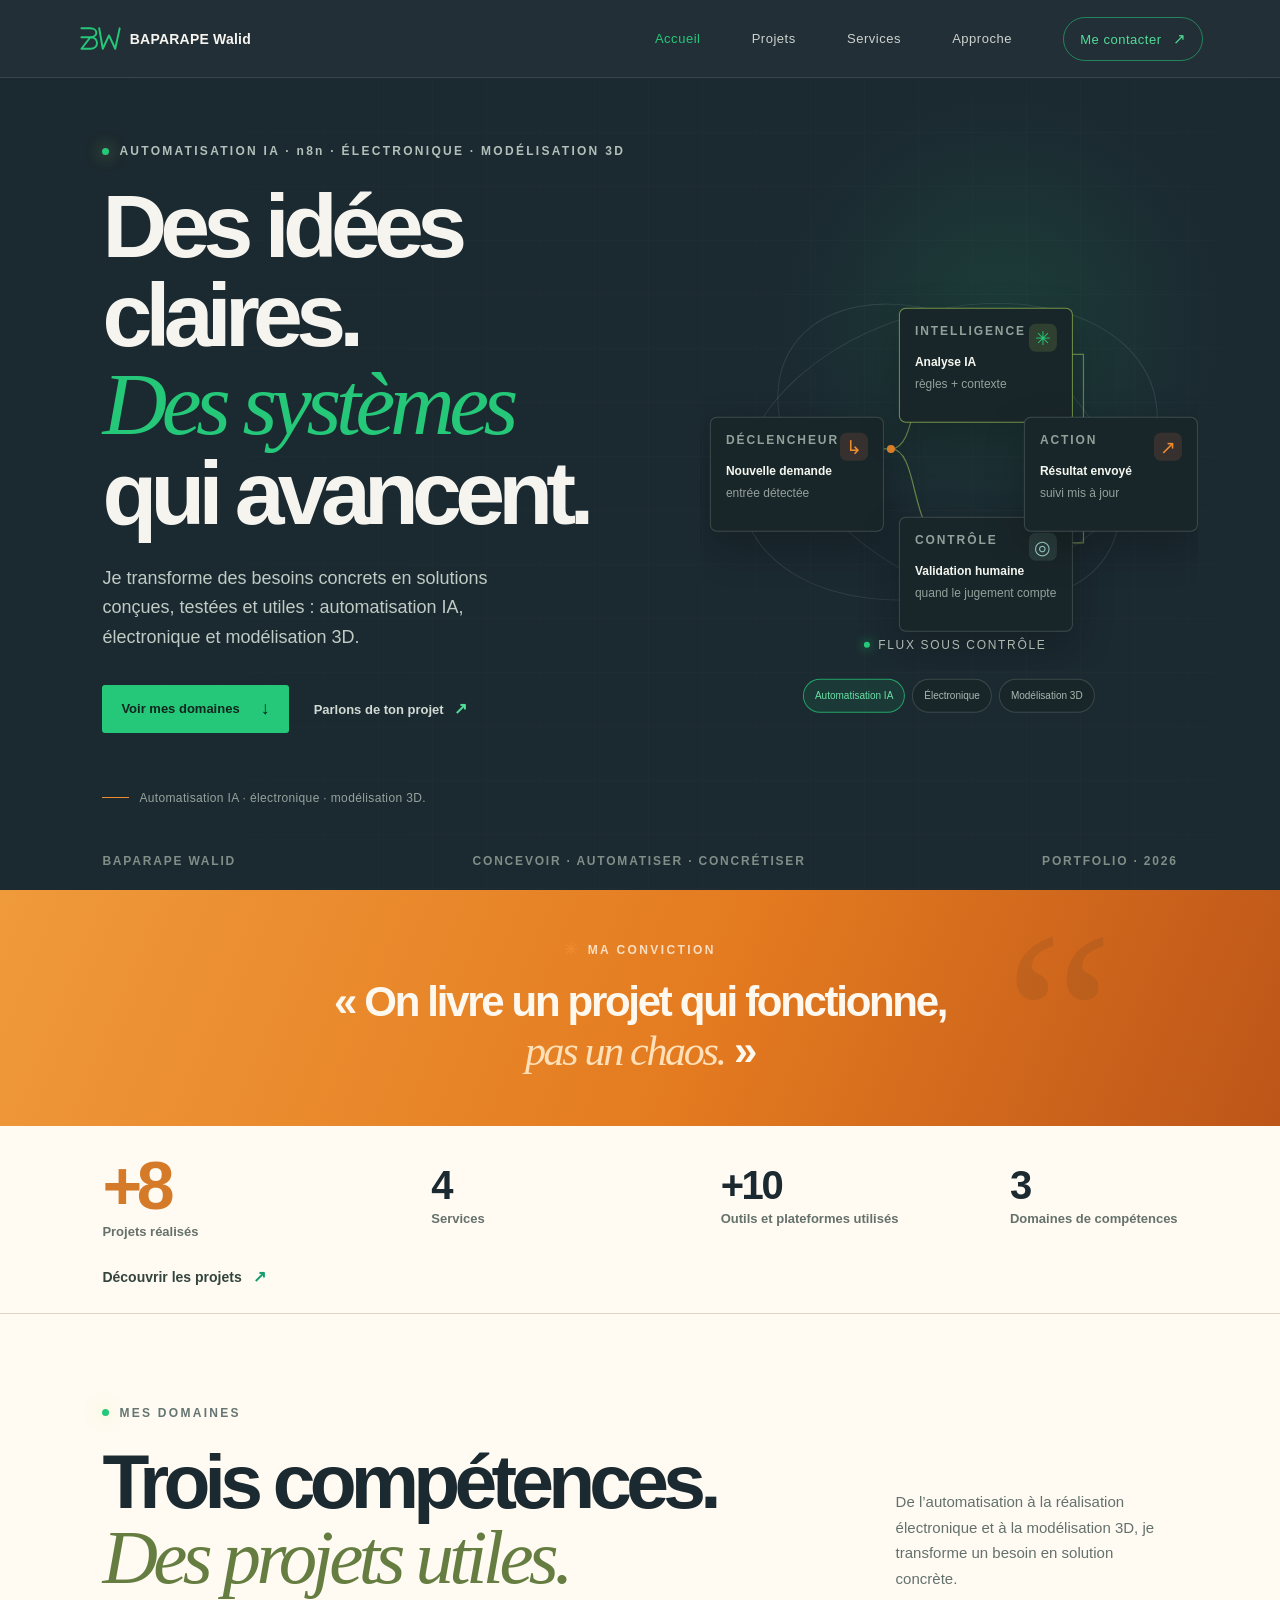
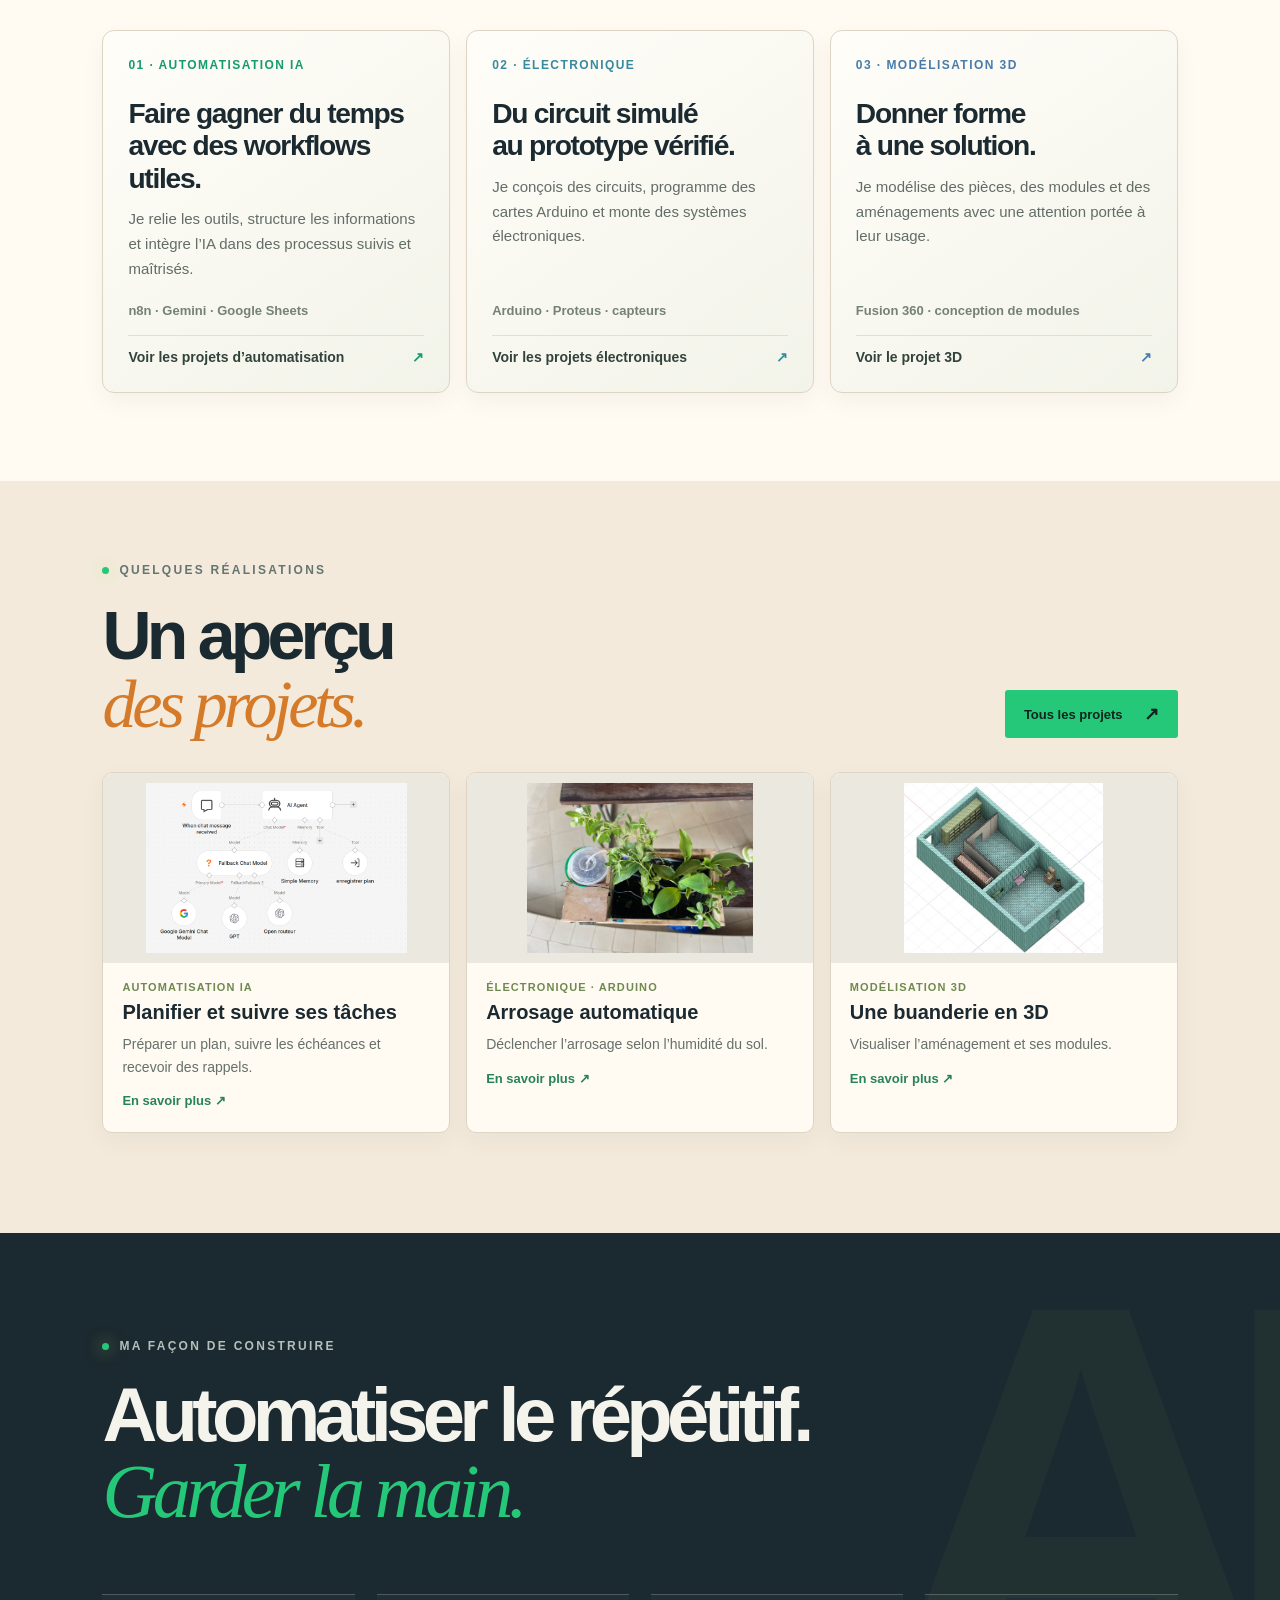
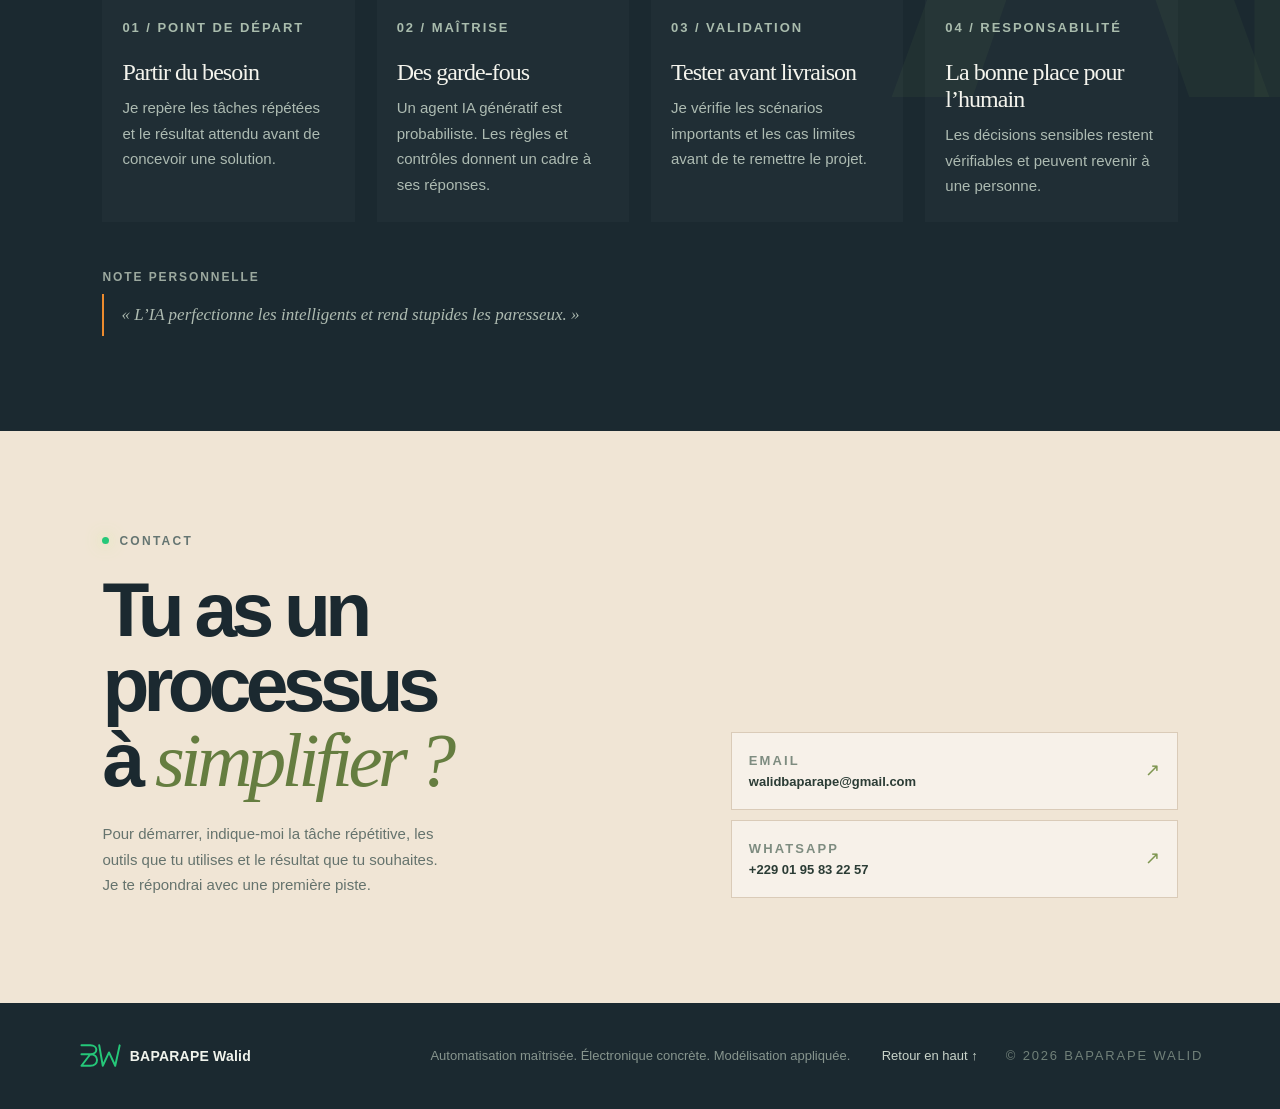
<file: index.html>
<!doctype html><html lang="fr"><head><meta charset="utf-8"><meta name="viewport" content="width=device-width, initial-scale=1"><meta name="theme-color" content="#1b2930"><meta name="description" content="BAPARAPE Walid : automatisation IA avec n8n, électronique avec Arduino et Proteus, modélisation 3D avec Fusion 360."><title>BAPARAPE Walid — Automatisation, électronique et modélisation 3D</title><link rel="stylesheet" href="styles.css"></head><body class="home-page"><a class="skip-link" href="#contenu">Aller au contenu</a>
  <header class="site-header"><a class="brand" href="index.html#accueil" aria-label="BAPARAPE Walid, accueil"><span class="brand-mark" aria-hidden="true"><svg viewBox="0 0 54 40"><path d="M5 8h10c9 0 9 10 0 10H5m10 0c10 0 10 13 0 13H5z"/><path d="M25 8l4 23 7-15 7 15 5-23"/></svg></span><span class="brand-name">BAPARAPE Walid</span></a><nav class="main-nav" aria-label="Navigation principale"><a href="index.html#accueil" aria-current="page">Accueil</a><a href="projets.html">Projets</a><a href="services.html">Services</a><a href="#approche">Approche</a><a class="nav-contact" href="#contact">Me contacter <span aria-hidden="true">↗</span></a></nav><button class="menu-toggle" type="button" aria-label="Ouvrir le menu" aria-expanded="false" aria-controls="mobile-menu"><span></span><span></span></button></header><nav class="mobile-menu" id="mobile-menu" aria-label="Navigation mobile" hidden><a href="index.html#accueil">Accueil</a><a href="projets.html">Projets</a><a href="services.html">Services</a><a href="#approche">Approche</a><a href="#contact">Me contacter ↗</a></nav>
<main id="contenu">
    <section class="hero" id="accueil">
      <div class="hero-grid" aria-hidden="true"></div>
      <div class="hero-copy">
        <p class="eyebrow"><span class="eyebrow-dot"></span> AUTOMATISATION IA · n8n · ÉLECTRONIQUE · MODÉLISATION 3D</p>
        <h1>Des idées claires.<br><em>Des systèmes</em><br>qui avancent.</h1>
        <p class="hero-intro">Je transforme des besoins concrets en solutions conçues, testées et utiles : automatisation IA, électronique et modélisation 3D.</p>
        <div class="hero-actions">
          <a class="button button-lime" href="#domaines">Voir mes domaines <span aria-hidden="true">↓</span></a>
          <a class="text-link" href="#contact">Parlons de ton projet <span aria-hidden="true">↗</span></a>
        </div>
        <div class="hero-note"><span class="note-line"></span><span>Automatisation IA · électronique · modélisation 3D.</span></div>
      </div>
      <div class="hero-art" role="region" aria-label="Aperçu des trois domaines">
        <section class="hero-scene hero-scene-ai is-active" id="scene-ia" role="group" aria-label="Automatisation IA" aria-hidden="false">
          <div class="art-orbit orbit-one"></div><div class="art-orbit orbit-two"></div>
          <svg class="art-lines" viewBox="0 0 560 510" fill="none" aria-hidden="true">
            <path pathLength="1" d="M95 252H208C245 252 230 134 281 134H370" />
            <path pathLength="1" d="M208 252C245 252 230 369 281 369H370" />
            <path pathLength="1" d="M370 134H448V252H496" />
            <path pathLength="1" d="M370 369H448V252" />
            <circle cx="208" cy="252" r="5"/><circle cx="448" cy="252" r="5"/>
          </svg>
          <div class="art-node node-trigger"><span class="node-icon icon-in">↳</span><span class="node-caption">DÉCLENCHEUR</span><b>Nouvelle demande</b><small>entrée détectée</small></div>
          <div class="art-node node-ai"><span class="node-icon icon-ai">✳</span><span class="node-caption">INTELLIGENCE</span><b>Analyse IA</b><small>règles + contexte</small></div>
          <div class="art-node node-human"><span class="node-icon icon-human">◎</span><span class="node-caption">CONTRÔLE</span><b>Validation humaine</b><small>quand le jugement compte</small></div>
          <div class="art-node node-action"><span class="node-icon icon-out">↗</span><span class="node-caption">ACTION</span><b>Résultat envoyé</b><small>suivi mis à jour</small></div>
          <div class="art-status"><span class="status-pulse"></span> FLUX SOUS CONTRÔLE</div>
        </section>
        <section class="hero-scene hero-scene-electronics" id="scene-electronique" role="group" aria-label="Électronique" aria-hidden="true">
          <div class="scene-orbit scene-orbit-one"></div><div class="scene-orbit scene-orbit-two"></div>
          <svg class="circuit-lines" viewBox="0 0 560 470" fill="none" aria-hidden="true"><path class="circuit-flow-wide" pathLength="1" d="M137 60H422V315H137Z"/><circle class="circuit-dot-wide" cx="279" cy="60" r="5"/><circle class="circuit-dot-wide" cx="422" cy="188" r="5"/><circle class="circuit-dot-wide" cx="279" cy="315" r="5"/><path class="circuit-flow-mobile" pathLength="1" d="M140 95H420V350H140Z"/><circle class="circuit-dot-mobile" cx="280" cy="95" r="5"/><circle class="circuit-dot-mobile" cx="420" cy="222" r="5"/><circle class="circuit-dot-mobile" cx="280" cy="350" r="5"/></svg>
          <div class="circuit-node circuit-input"><span class="circuit-step">01</span><span class="node-caption">DÉPART</span><b>Besoin identifié</b><small>fonction attendue</small></div>
          <div class="circuit-node circuit-board"><span class="circuit-step">02</span><span class="node-caption">CONCEPTION</span><b>Circuit conçu</b><small>schéma électronique</small></div>
          <div class="circuit-node circuit-simulation"><span class="circuit-step">03</span><span class="node-caption">SIMULATION</span><b>Simulation & tests</b><small>Proteus · vérifications</small></div>
          <div class="circuit-node circuit-output"><span class="circuit-step">04</span><span class="node-caption">RÉSULTAT</span><b>Système vérifié</b><small>prêt pour la suite</small></div>
          <div class="circuit-status"><span class="status-pulse"></span> CONCEVOIR · SIMULER · VÉRIFIER</div>
        </section>
        <section class="hero-scene hero-scene-modeling" id="scene-modelisation" role="group" aria-label="Modélisation 3D" aria-hidden="true">
          <div class="scene-orbit scene-orbit-one"></div><div class="scene-orbit scene-orbit-two"></div>
          <div class="cad-model" aria-hidden="true"><div class="cad-floor"></div><div class="cad-wall cad-wall-back"></div><div class="cad-wall cad-wall-side"></div><div class="cad-partition"></div><div class="cad-module"></div></div>
          <div class="cad-label cad-label-top"><span>MODÈLE 3D</span><b>Fusion 360</b></div>
          <div class="cad-label cad-label-bottom"><span>CONCEPTION</span><b>Visualiser avant fabrication</b></div>
          <div class="modeling-status"><span class="status-pulse"></span> DE L’IDÉE À LA FORME</div>
        </section>
        <div class="hero-scene-controls" role="tablist" aria-label="Choisir un domaine">
          <button type="button" role="tab" aria-selected="true" aria-controls="scene-ia" data-hero-scene="0">Automatisation IA</button>
          <button type="button" role="tab" aria-selected="false" aria-controls="scene-electronique" data-hero-scene="1" tabindex="-1">Électronique</button>
          <button type="button" role="tab" aria-selected="false" aria-controls="scene-modelisation" data-hero-scene="2" tabindex="-1">Modélisation 3D</button>
        </div>
      </div>
      <div class="hero-bottom"><span>BAPARAPE WALID</span><span>CONCEVOIR · AUTOMATISER · CONCRÉTISER</span><span>PORTFOLIO · 2026</span></div>
    </section>

    <section class="manifesto" aria-label="Ma conviction">
      <div class="manifesto-label"><span class="tiny-star">✳</span> MA CONVICTION</div>
      <p>« On livre un projet qui fonctionne,<br class="desktop-only"> <em>pas un chaos.</em> »</p>
      <span class="manifesto-mark">“</span>
    </section>

    <section class="project-count section-pad" aria-label="Chiffres clés">
      <div class="project-count-stat project-count-primary"><strong class="project-count-number" data-count-up="8" data-count-prefix="+" aria-hidden="true">+8</strong><span class="project-count-label">Projets réalisés</span><span class="sr-only">Plus de 8 projets réalisés</span></div>
      <div class="project-count-stat"><strong>4</strong><span class="project-count-label">Services</span></div>
      <div class="project-count-stat"><strong>+10</strong><span class="project-count-label">Outils et plateformes utilisés</span></div>
      <div class="project-count-stat"><strong>3</strong><span class="project-count-label">Domaines de compétences</span></div>
      <a class="text-link" href="projets.html">Découvrir les projets <span aria-hidden="true">↗</span></a>
    </section>

    <section class="expertise-section section-pad" id="domaines"><div class="section-heading"><div><p class="eyebrow eyebrow-dark"><span class="eyebrow-dot"></span> MES DOMAINES</p><h2>Trois compétences.<br><em>Des projets utiles.</em></h2></div><p class="section-intro">De l’automatisation à la réalisation électronique et à la modélisation 3D, je transforme un besoin en solution concrète.</p></div><div class="expertise-grid">
      <article class="expertise-card expertise-ia"><span class="expertise-index">01 · AUTOMATISATION IA</span><h3>Faire gagner du temps<br>avec des workflows utiles.</h3><p>Je relie les outils, structure les informations et intègre l’IA dans des processus suivis et maîtrisés.</p><div class="expertise-tools">n8n · Gemini · Google Sheets</div><a href="projets.html#paiements">Voir les projets d’automatisation <span aria-hidden="true">↗</span></a></article>
      <article class="expertise-card expertise-electronique"><span class="expertise-index">02 · ÉLECTRONIQUE</span><h3>Du circuit simulé<br>au prototype vérifié.</h3><p>Je conçois des circuits, programme des cartes Arduino et monte des systèmes électroniques.</p><div class="expertise-tools">Arduino · Proteus · capteurs</div><a href="projets.html#arrosage">Voir les projets électroniques <span aria-hidden="true">↗</span></a></article>
      <article class="expertise-card expertise-3d"><span class="expertise-index">03 · MODÉLISATION 3D</span><h3>Donner forme<br>à une solution.</h3><p>Je modélise des pièces, des modules et des aménagements avec une attention portée à leur usage.</p><div class="expertise-tools">Fusion 360 · conception de modules</div><a href="projets.html#modelisation">Voir le projet 3D <span aria-hidden="true">↗</span></a></article>
    </div></section>
    <section class="featured-work section-pad"><div class="featured-heading"><div><p class="eyebrow eyebrow-dark"><span class="eyebrow-dot"></span> QUELQUES RÉALISATIONS</p><h2>Un aperçu<br><em>des projets.</em></h2></div><a class="button button-lime" href="projets.html">Tous les projets <span aria-hidden="true">↗</span></a></div><div class="featured-grid">
      <a class="featured-card" href="projets.html#planification"><img src="assets/workflows/planning-1.png" alt="Aperçu du workflow n8n de l’assistant de planification"><span class="featured-card-body"><small>AUTOMATISATION IA</small><b>Planifier et suivre ses tâches</b><span>Préparer un plan, suivre les échéances et recevoir des rappels. <i>En savoir plus ↗</i></span></span></a>
      <a class="featured-card" href="projets.html#arrosage"><img src="assets/watering-prototype.png" alt="Aperçu du prototype d’arrosage automatique des plantes"><span class="featured-card-body"><small>ÉLECTRONIQUE · ARDUINO</small><b>Arrosage automatique</b><span>Déclencher l’arrosage selon l’humidité du sol. <i>En savoir plus ↗</i></span></span></a>
      <a class="featured-card" href="projets.html#modelisation"><img src="assets/laundry-layout-3d.png" alt="Aperçu de la modélisation 3D de la buanderie"><span class="featured-card-body"><small>MODÉLISATION 3D</small><b>Une buanderie en 3D</b><span>Visualiser l’aménagement et ses modules. <i>En savoir plus ↗</i></span></span></a>
    </div></section>
    <section class="approach-section" id="approche">
      <div class="approach-bg-mark" aria-hidden="true">AI</div>
      <div class="section-pad approach-inner">
        <div class="approach-heading">
          <p class="eyebrow"><span class="eyebrow-dot"></span> MA FAÇON DE CONSTRUIRE</p>
          <h2>Automatiser le répétitif.<br><em>Garder la main.</em></h2>
        </div>
        <div class="principles">
          <article class="principle">
            <span class="principle-num">01 / POINT DE DÉPART</span>
            <h3>Partir du besoin</h3>
            <p>Je repère les tâches répétées et le résultat attendu avant de concevoir une solution.</p>
          </article>
          <article class="principle">
            <span class="principle-num">02 / MAÎTRISE</span>
            <h3>Des garde-fous</h3>
            <p>Un agent IA génératif est probabiliste. Les règles et contrôles donnent un cadre à ses réponses.</p>
          </article>
          <article class="principle">
            <span class="principle-num">03 / VALIDATION</span>
            <h3>Tester avant livraison</h3>
            <p>Je vérifie les scénarios importants et les cas limites avant de te remettre le projet.</p>
          </article>
          <article class="principle">
            <span class="principle-num">04 / RESPONSABILITÉ</span>
            <h3>La bonne place pour l’humain</h3>
            <p>Les décisions sensibles restent vérifiables et peuvent revenir à une personne.</p>
          </article>
        </div>
        <div class="personal-note"><span class="personal-note-label">NOTE PERSONNELLE</span><blockquote class="provocation">« L’IA perfectionne les intelligents et rend stupides les paresseux. »</blockquote></div>
      </div>
    </section>

    <section class="contact-section section-pad" id="contact">
      <div class="contact-heading">
        <p class="eyebrow eyebrow-dark"><span class="eyebrow-dot"></span> CONTACT</p>
        <h2>Tu as un processus<br>à <em>simplifier ?</em></h2>
        <p>Pour démarrer, indique-moi la tâche répétitive, les outils que tu utilises et le résultat que tu souhaites. Je te répondrai avec une première piste.</p>
      </div>
      <div class="contact-actions">
        <a class="contact-card contact-email" href="mailto:walidbaparape@gmail.com">
          <span class="contact-card-label">EMAIL</span><b>walidbaparape@gmail.com</b><span class="contact-arrow">↗</span>
        </a>
        <a class="contact-card contact-whatsapp" href="https://wa.me/2290195832257?text=Bonjour%20Walid%2C%20j%E2%80%99aimerais%20parler%20d%E2%80%99un%20processus%20%C3%A0%20simplifier.%20La%20t%C3%A2che%20%C3%A0%20simplifier%20%3A%20...%20%7C%20Mes%20outils%20%3A%20...%20%7C%20Le%20r%C3%A9sultat%20souhait%C3%A9%20%3A%20..." target="_blank" rel="noopener noreferrer">
          <span class="contact-card-label">WHATSAPP</span><b>+229 01 95 83 22 57</b><span class="contact-arrow">↗</span>
        </a>
      </div>
    </section>
  </main><footer class="site-footer"><a class="brand footer-brand" href="#accueil"><span class="brand-mark" aria-hidden="true"><svg viewBox="0 0 54 40"><path d="M5 8h10c9 0 9 10 0 10H5m10 0c10 0 10 13 0 13H5z"/><path d="M25 8l4 23 7-15 7 15 5-23"/></svg></span><span class="brand-name">BAPARAPE Walid</span></a><p>Automatisation maîtrisée. Électronique concrète. Modélisation appliquée.</p><a class="back-top" href="#accueil">Retour en haut ↑</a><small>© <span id="year">2026</span> BAPARAPE WALID</small></footer><script src="script.js"></script></body></html>
</file>
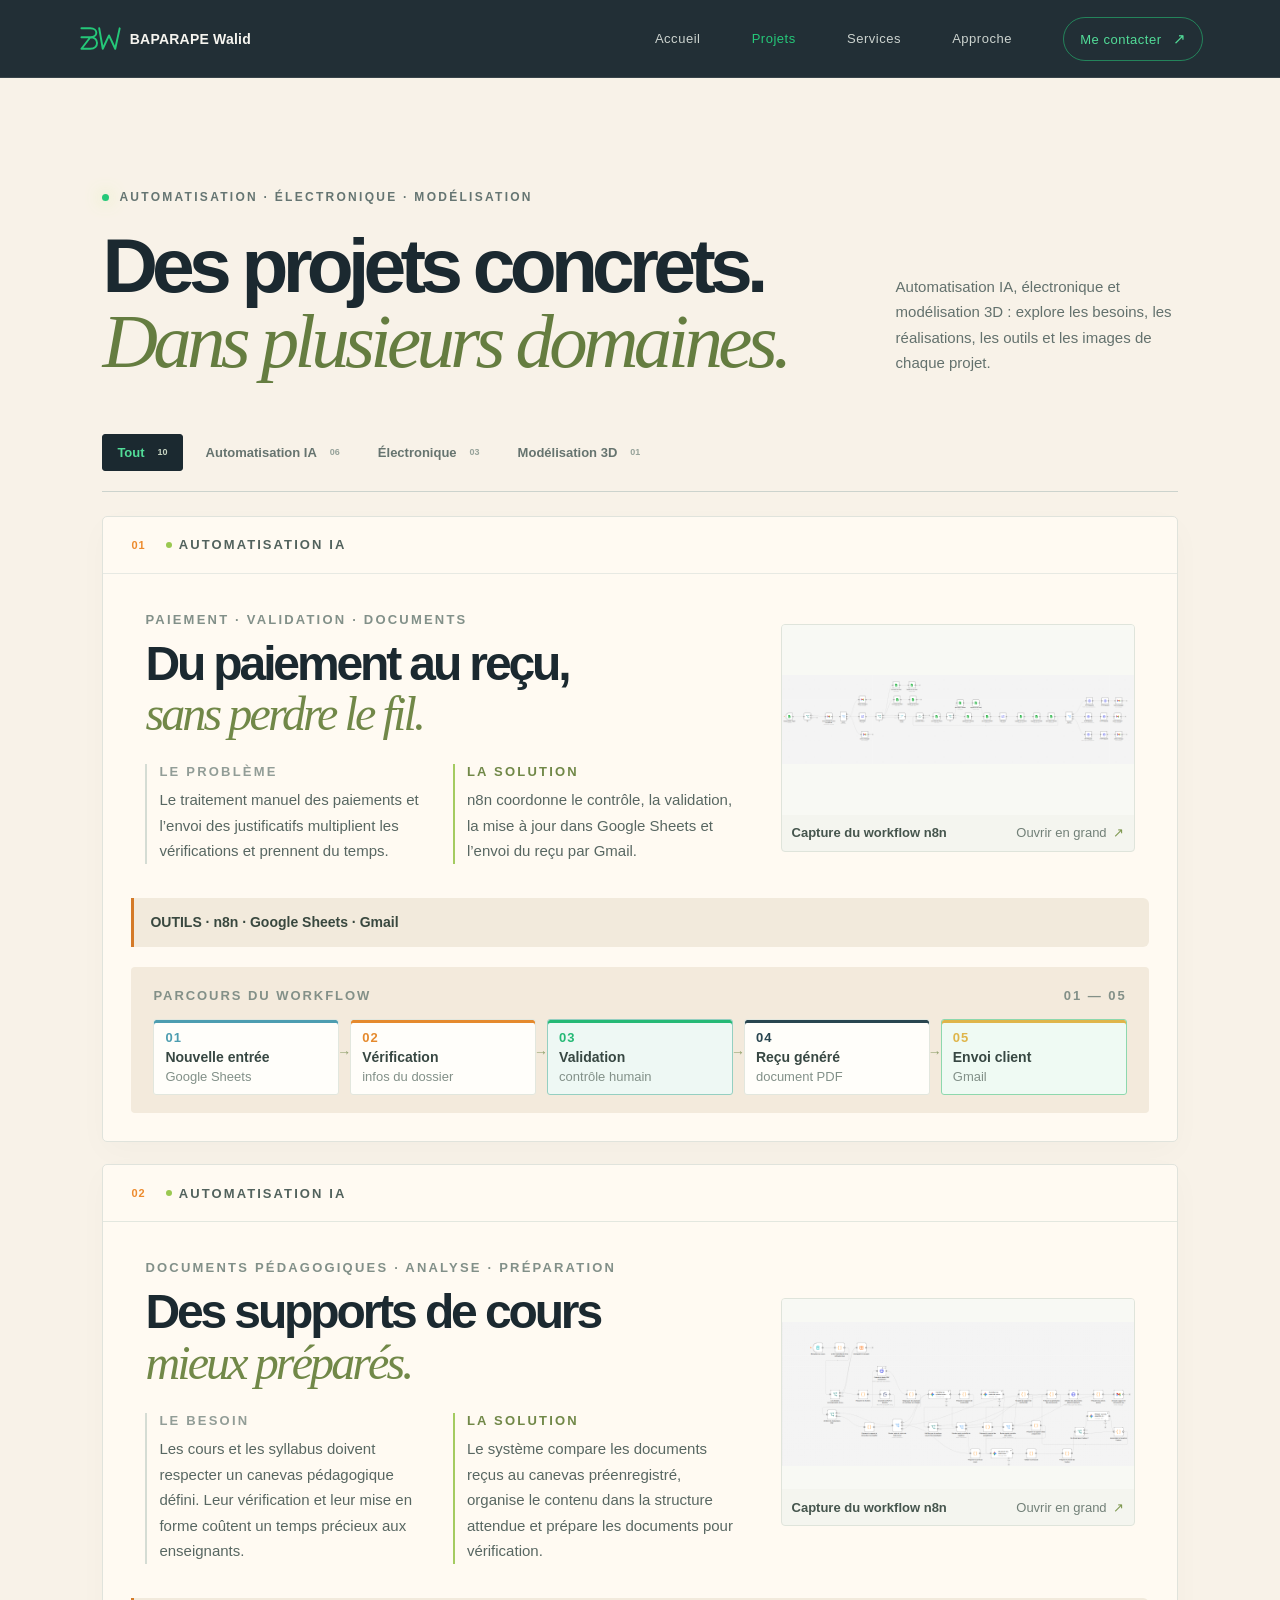
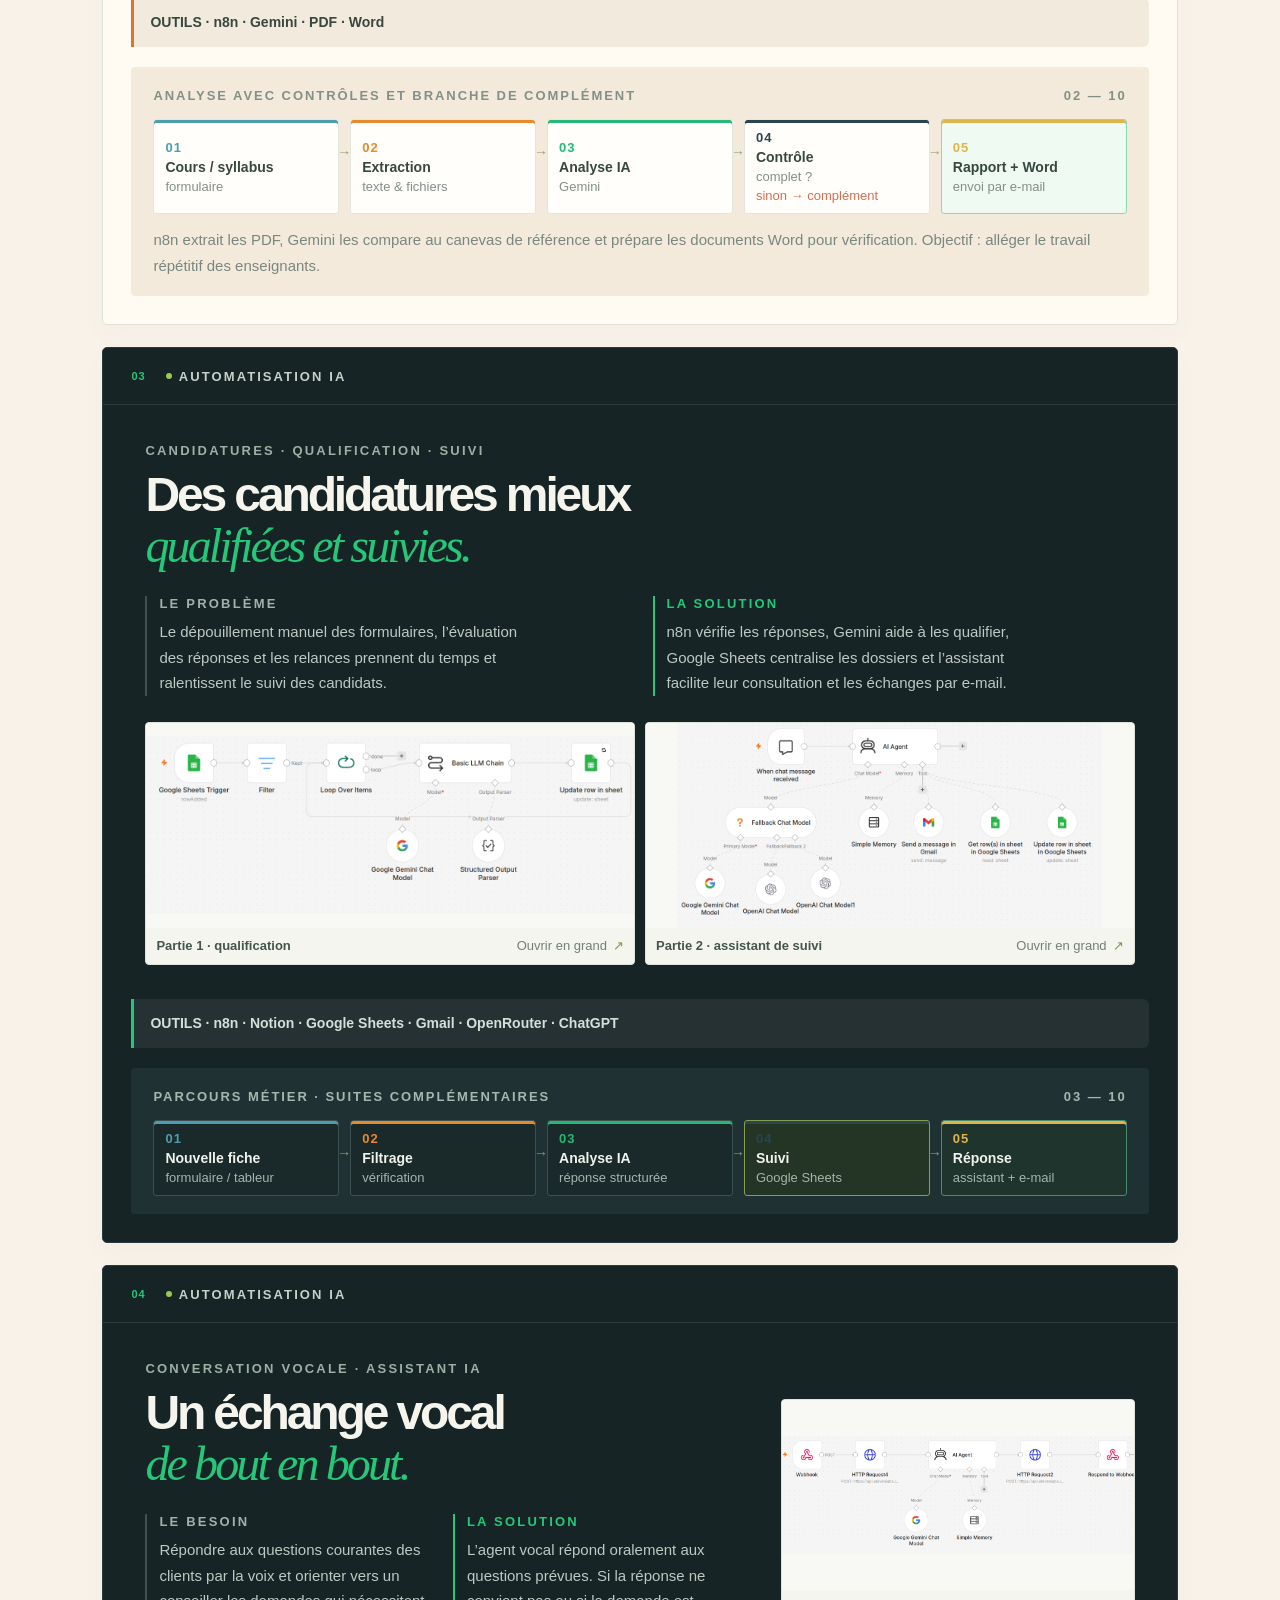
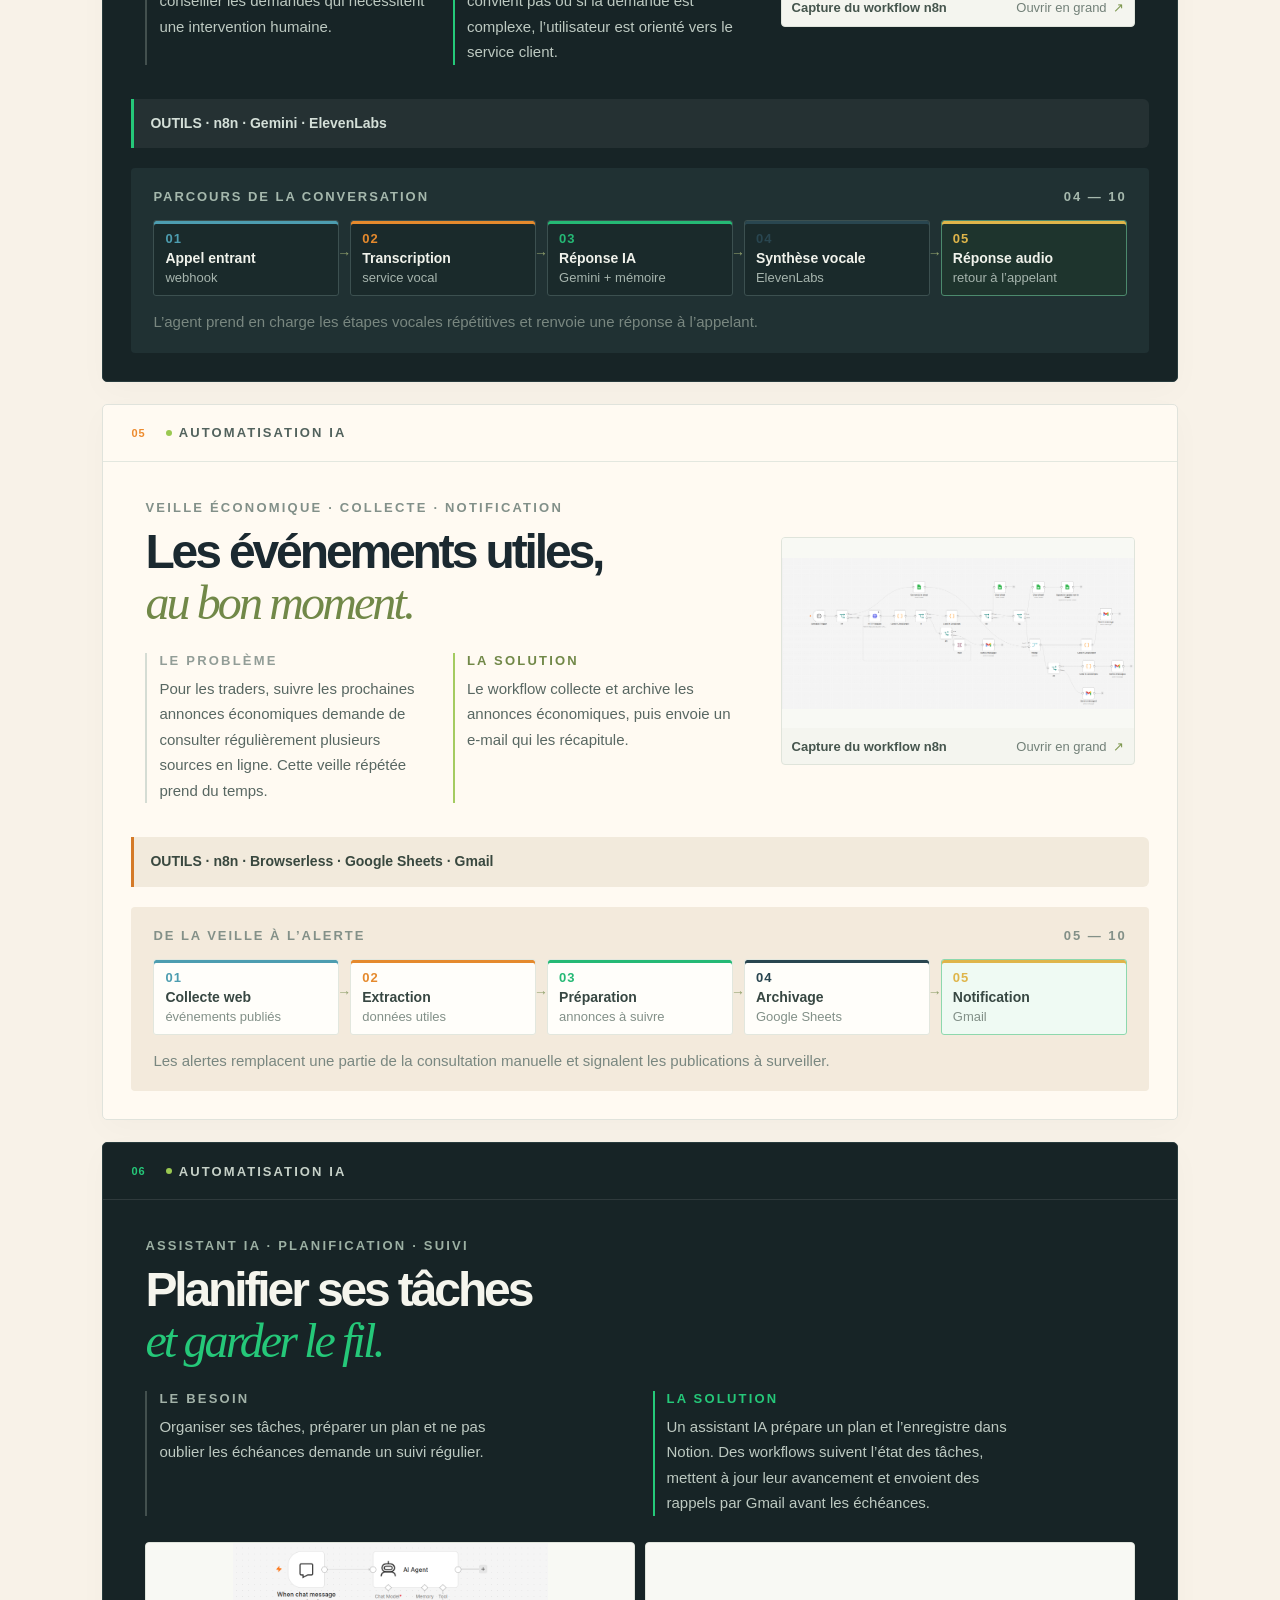
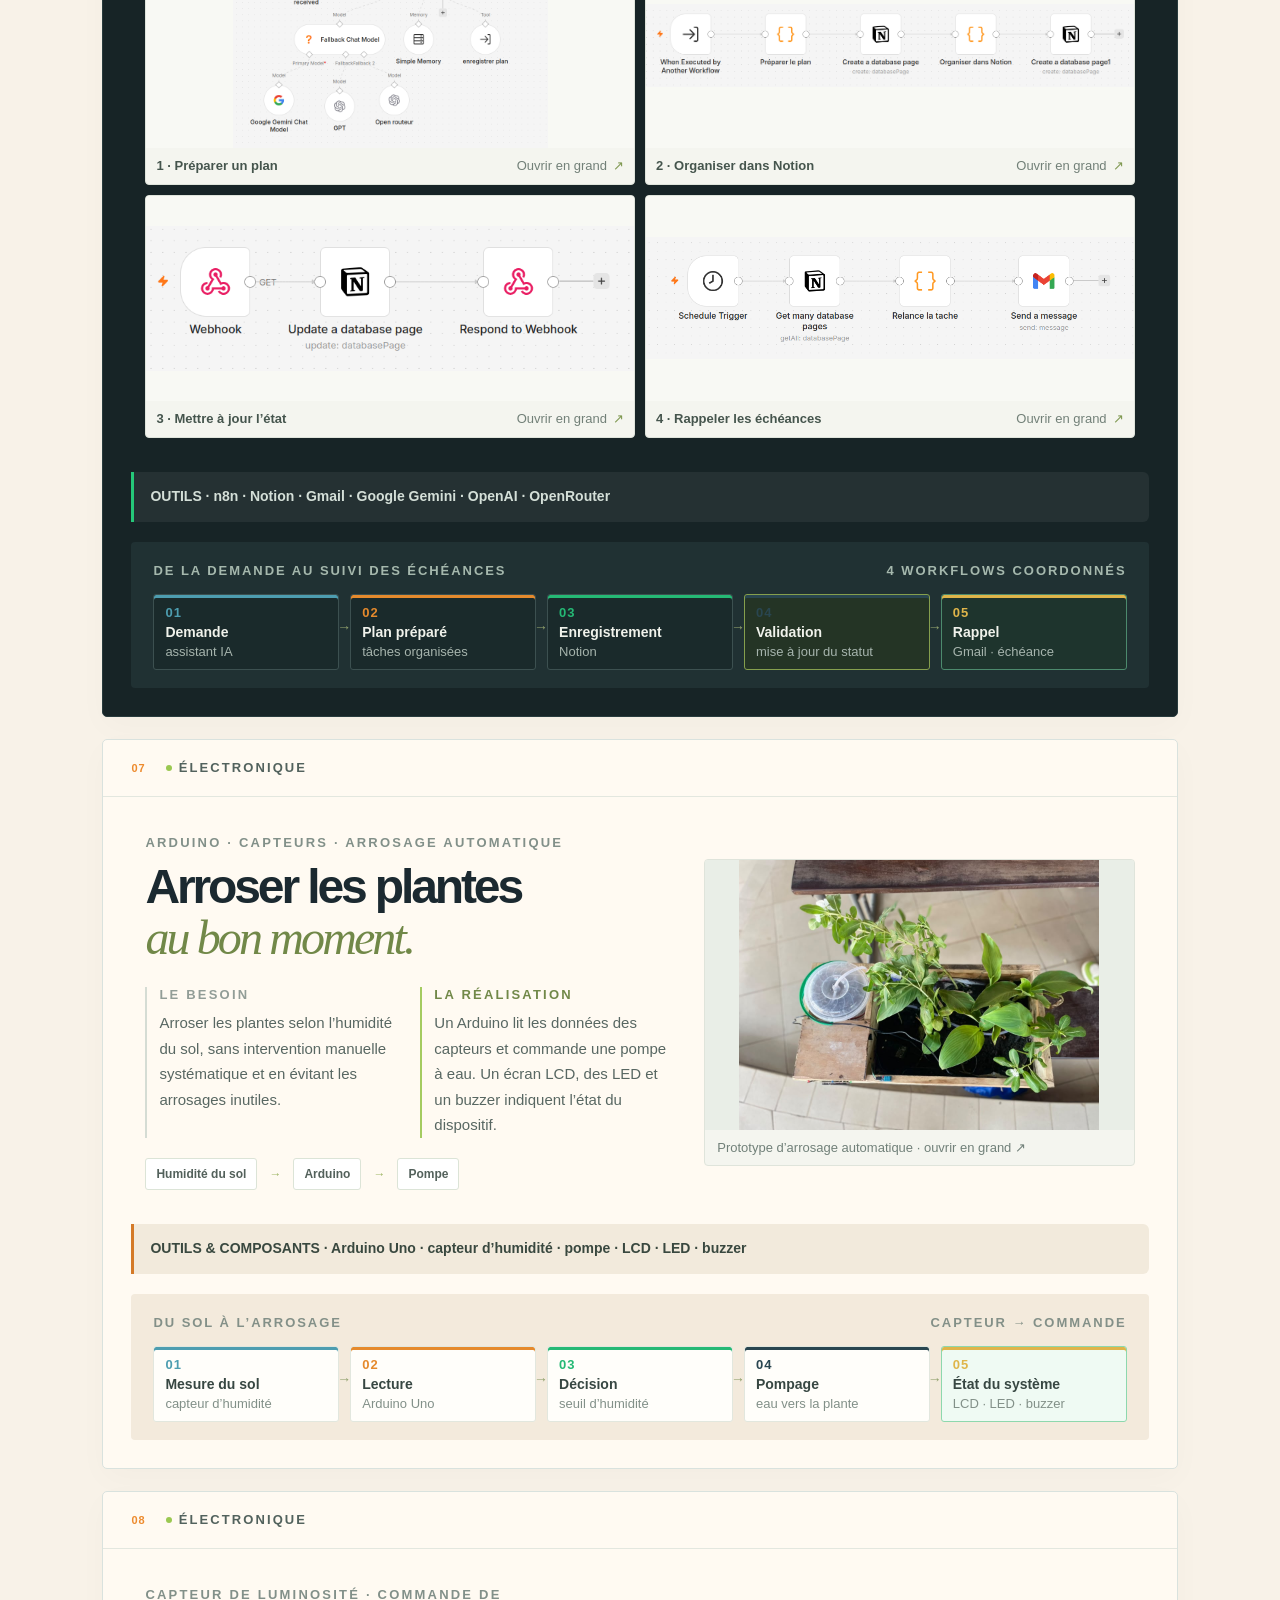
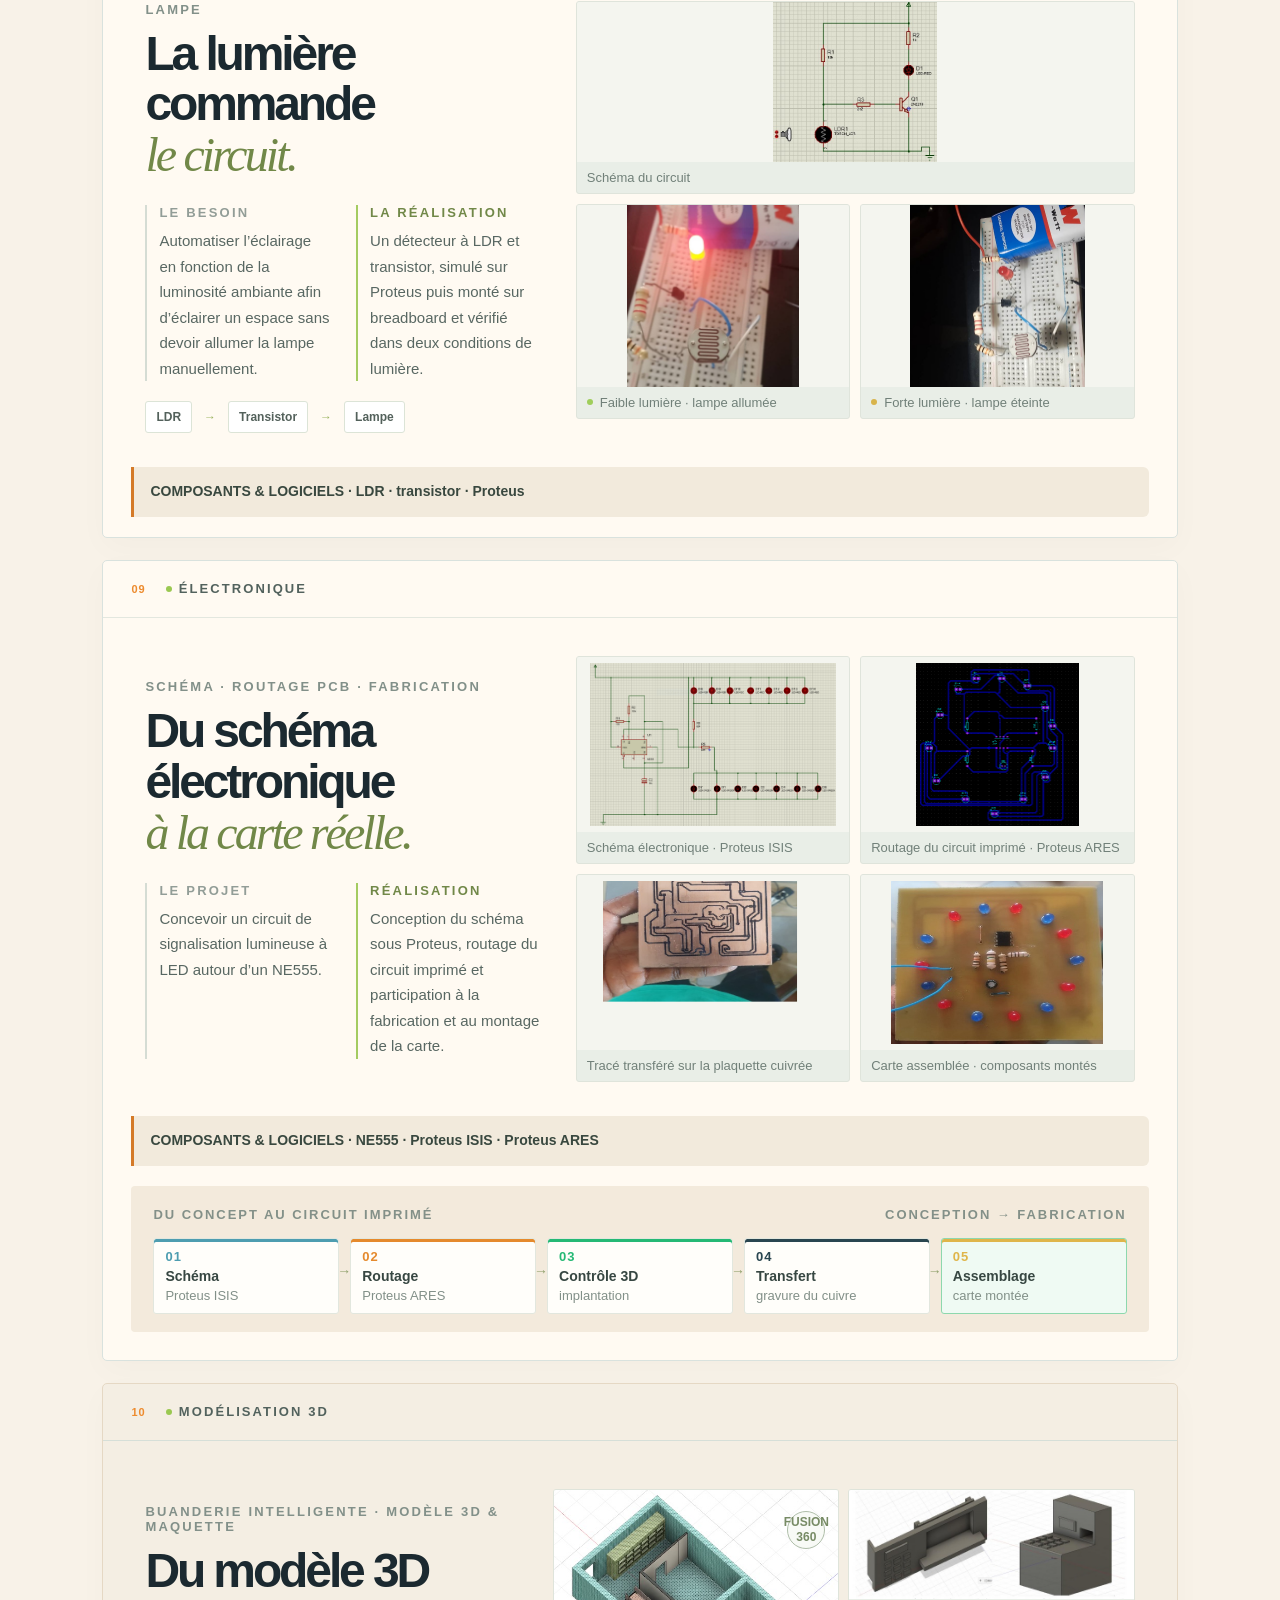
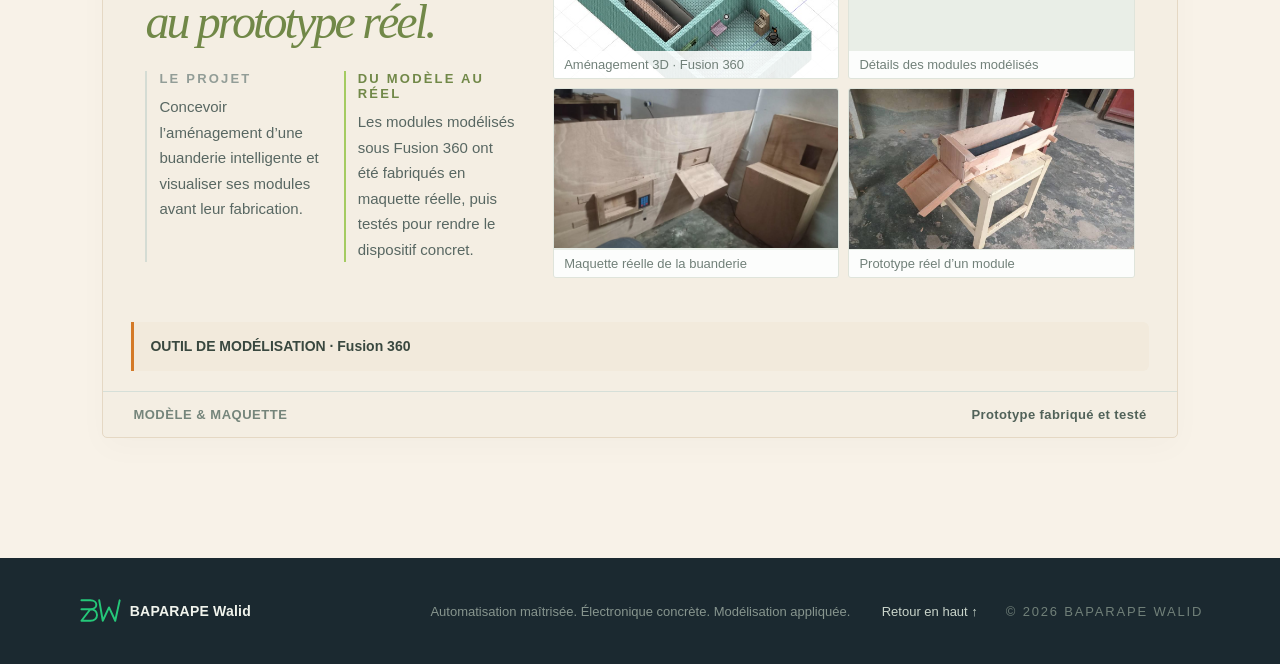
<file: projets.html>
<!doctype html>
<html lang="fr"><head><meta charset="utf-8"><meta name="viewport" content="width=device-width, initial-scale=1"><meta name="theme-color" content="#1b2930"><meta name="description" content="Découvrez les projets de BAPARAPE Walid en automatisation IA, électronique et modélisation 3D."><title>Projets — BAPARAPE Walid</title><link rel="stylesheet" href="styles.css"></head><body>
  <a class="skip-link" href="#contenu">Aller au contenu</a>
  <header class="site-header">
    <a class="brand" href="index.html#accueil" aria-label="BAPARAPE Walid, accueil"><span class="brand-mark" aria-hidden="true"><svg viewBox="0 0 54 40"><path d="M5 8h10c9 0 9 10 0 10H5m10 0c10 0 10 13 0 13H5z"/><path d="M25 8l4 23 7-15 7 15 5-23"/></svg></span><span class="brand-name">BAPARAPE Walid</span></a>
    <nav class="main-nav" aria-label="Navigation principale"><a href="index.html#accueil">Accueil</a><a href="projets.html" aria-current="page">Projets</a><a href="services.html">Services</a><a href="index.html#approche">Approche</a><a class="nav-contact" href="index.html#contact">Me contacter <span aria-hidden="true">↗</span></a></nav>
    <button class="menu-toggle" type="button" aria-label="Ouvrir le menu" aria-expanded="false" aria-controls="mobile-menu"><span></span><span></span></button>
  </header>
  <nav class="mobile-menu" id="mobile-menu" aria-label="Navigation mobile" hidden><a href="index.html#accueil">Accueil</a><a href="projets.html">Projets</a><a href="services.html">Services</a><a href="index.html#approche">Approche</a><a href="index.html#contact">Me contacter ↗</a></nav>
  <main id="contenu">
    <section class="work-section section-pad" id="realisations">
      <div class="section-heading">
        <div>
          <p class="eyebrow eyebrow-dark"><span class="eyebrow-dot"></span> AUTOMATISATION · ÉLECTRONIQUE · MODÉLISATION</p>
          <h2><span data-heading-first>Des projets concrets.</span><br><em data-heading-second>Dans plusieurs domaines.</em></h2>
        </div>
        <p class="section-intro" data-section-intro>Automatisation IA, électronique et modélisation 3D : explore les besoins, les réalisations, les outils et les images de chaque projet.</p>
      </div>
      <div class="filters" role="group" aria-label="Filtrer les projets">
        <button class="filter-button active" type="button" data-filter="all" aria-pressed="true">Tout <span>10</span></button>
        <button class="filter-button" type="button" data-filter="ia" aria-pressed="false">Automatisation IA <span>06</span></button>
        <button class="filter-button" type="button" data-filter="electronique" aria-pressed="false">Électronique <span>03</span></button>
        <button class="filter-button" type="button" data-filter="3d" aria-pressed="false">Modélisation 3D <span>01</span></button>
      </div>

      <div class="project-list">
        <article class="project-card project-feature" data-category="ia" id="paiements">
          <div class="project-topline"><span class="project-number">01</span><span class="project-category"><i></i> AUTOMATISATION IA</span></div>
          <div class="project-main">
            <div class="project-copy">
              <p class="project-kicker">PAIEMENT · VALIDATION · DOCUMENTS</p>
              <h3>Du paiement au reçu,<br><em>sans perdre le fil.</em></h3>
              <div class="problem-solution">
                <div><span class="ps-label">LE PROBLÈME</span><p>Le traitement manuel des paiements et l’envoi des justificatifs multiplient les vérifications et prennent du temps.</p></div>
                <div><span class="ps-label ps-solution">LA SOLUTION</span><p>n8n coordonne le contrôle, la validation, la mise à jour dans Google Sheets et l’envoi du reçu par Gmail.</p></div>
              </div>
            </div>
            <a class="workflow-capture" href="assets/workflows/invoice.png" data-lightbox data-caption="Automatisation de facturation et de reçus · n8n"><img src="assets/workflows/invoice.png" alt="Capture du workflow n8n de facturation et de génération des reçus"><span><b>Capture du workflow n8n</b>Ouvrir en grand <i aria-hidden="true">↗</i></span></a>
          </div>
          <div class="project-tools project-tools-after">OUTILS · n8n · Google Sheets · Gmail</div>
          <div class="flow-wrap">
            <div class="flow-title"><span>PARCOURS DU WORKFLOW</span><span>01 — 05</span></div>
            <ol class="flow flow-five">
              <li><span class="flow-index">01</span><b>Nouvelle entrée</b><small>Google Sheets</small></li>
              <li><span class="flow-index">02</span><b>Vérification</b><small>infos du dossier</small></li>
              <li class="flow-human"><span class="flow-index">03</span><b>Validation</b><small>contrôle humain</small></li>
              <li><span class="flow-index">04</span><b>Reçu généré</b><small>document PDF</small></li>
              <li class="flow-end"><span class="flow-index">05</span><b>Envoi client</b><small>Gmail</small></li>
            </ol>
          </div>
        </article>

        <article class="project-card project-light" data-category="ia" id="documents">
          <div class="project-topline"><span class="project-number">02</span><span class="project-category"><i></i> AUTOMATISATION IA</span></div>
          <div class="project-main">
            <div class="project-copy">
              <p class="project-kicker">DOCUMENTS PÉDAGOGIQUES · ANALYSE · PRÉPARATION</p>
              <h3>Des supports de cours<br><em>mieux préparés.</em></h3>
              <div class="problem-solution">
                <div><span class="ps-label">LE BESOIN</span><p>Les cours et les syllabus doivent respecter un canevas pédagogique défini. Leur vérification et leur mise en forme coûtent un temps précieux aux enseignants.</p></div>
                <div><span class="ps-label ps-solution">LA SOLUTION</span><p>Le système compare les documents reçus au canevas préenregistré, organise le contenu dans la structure attendue et prépare les documents pour vérification.</p></div>
              </div>
            </div>
            <a class="workflow-capture" href="assets/workflows/upb.png" data-lightbox data-caption="Contrôle documentaire des cours · n8n"><img src="assets/workflows/upb.png" alt="Capture du workflow n8n de contrôle documentaire des cours"><span><b>Capture du workflow n8n</b>Ouvrir en grand <i aria-hidden="true">↗</i></span></a>
          </div>
          <div class="project-tools project-tools-after">OUTILS · n8n · Gemini · PDF · Word</div>
          <div class="flow-wrap">
            <div class="flow-title"><span>ANALYSE AVEC CONTRÔLES ET BRANCHE DE COMPLÉMENT</span><span>02 — 10</span></div>
            <ol class="flow flow-five">
              <li><span class="flow-index">01</span><b>Cours / syllabus</b><small>formulaire</small></li>
              <li><span class="flow-index">02</span><b>Extraction</b><small>texte & fichiers</small></li>
              <li><span class="flow-index">03</span><b>Analyse IA</b><small>Gemini</small></li>
              <li class="flow-branch"><span class="flow-index">04</span><b>Contrôle</b><small>complet ?</small><em>sinon → complément</em></li>
              <li class="flow-end"><span class="flow-index">05</span><b>Rapport + Word</b><small>envoi par e-mail</small></li>
            </ol>
            <p class="flow-footnote">n8n extrait les PDF, Gemini les compare au canevas de référence et prépare les documents Word pour vérification. Objectif : alléger le travail répétitif des enseignants.</p>
          </div>
        </article>

        <article class="project-card project-graphite" data-category="ia" id="candidatures">
          <div class="project-topline"><span class="project-number">03</span><span class="project-category"><i></i> AUTOMATISATION IA</span></div>
          <div class="project-main project-main-pair">
            <div class="project-copy">
              <p class="project-kicker">CANDIDATURES · QUALIFICATION · SUIVI</p>
              <h3>Des candidatures mieux<br><em>qualifiées et suivies.</em></h3>
              <div class="problem-solution">
                <div><span class="ps-label">LE PROBLÈME</span><p>Le dépouillement manuel des formulaires, l’évaluation des réponses et les relances prennent du temps et ralentissent le suivi des candidats.</p></div>
                <div><span class="ps-label ps-solution">LA SOLUTION</span><p>n8n vérifie les réponses, Gemini aide à les qualifier, Google Sheets centralise les dossiers et l’assistant facilite leur consultation et les échanges par e-mail.</p></div>
              </div>
            </div>
            <div class="workflow-gallery workflow-gallery-pair"><a class="workflow-capture" href="assets/workflows/club.png" data-lightbox data-caption="Partie 1 — Qualification des candidatures du Club Robotique · n8n"><img src="assets/workflows/club.png" alt="Première partie du workflow n8n de traitement des candidatures du Club Robotique"><span><b>Partie 1 · qualification</b>Ouvrir en grand <i aria-hidden="true">↗</i></span></a><a class="workflow-capture" href="assets/workflows/club-part2.png" data-lightbox data-caption="Partie 2 — Assistant de suivi des candidatures du Club Robotique · n8n"><img src="assets/workflows/club-part2.png" alt="Deuxième partie du workflow n8n : agent conversationnel connecté aux dossiers, à Gmail et à Google Sheets"><span><b>Partie 2 · assistant de suivi</b>Ouvrir en grand <i aria-hidden="true">↗</i></span></a></div>
          </div>
          <div class="project-tools project-tools-after">OUTILS · n8n · Notion · Google Sheets · Gmail · OpenRouter · ChatGPT</div>
          <div class="flow-wrap">
            <div class="flow-title"><span>PARCOURS MÉTIER · SUITES COMPLÉMENTAIRES</span><span>03 — 10</span></div>
            <ol class="flow flow-five">
              <li><span class="flow-index">01</span><b>Nouvelle fiche</b><small>formulaire / tableur</small></li>
              <li><span class="flow-index">02</span><b>Filtrage</b><small>vérification</small></li>
              <li><span class="flow-index">03</span><b>Analyse IA</b><small>réponse structurée</small></li>
              <li class="flow-human"><span class="flow-index">04</span><b>Suivi</b><small>Google Sheets</small></li>
              <li class="flow-end"><span class="flow-index">05</span><b>Réponse</b><small>assistant + e-mail</small></li>
            </ol>
          </div>
        </article>

        <article class="project-card project-graphite" data-category="ia" id="agent-vocal">
          <div class="project-topline"><span class="project-number">04</span><span class="project-category"><i></i> AUTOMATISATION IA</span></div>
          <div class="project-main"><div class="project-copy"><p class="project-kicker">CONVERSATION VOCALE · ASSISTANT IA</p><h3>Un échange vocal<br><em>de bout en bout.</em></h3><div class="problem-solution"><div><span class="ps-label">LE BESOIN</span><p>Répondre aux questions courantes des clients par la voix et orienter vers un conseiller les demandes qui nécessitent une intervention humaine.</p></div><div><span class="ps-label ps-solution">LA SOLUTION</span><p>L’agent vocal répond oralement aux questions prévues. Si la réponse ne convient pas ou si la demande est complexe, l’utilisateur est orienté vers le service client.</p></div></div></div><a class="workflow-capture" href="assets/workflows/voice.png" data-lightbox data-caption="Assistant vocal IA · n8n"><img src="assets/workflows/voice.png" alt="Capture du workflow n8n de l’assistant vocal"><span><b>Capture du workflow n8n</b>Ouvrir en grand <i aria-hidden="true">↗</i></span></a></div>
          <div class="project-tools project-tools-after">OUTILS · n8n · Gemini · ElevenLabs</div>
          <div class="flow-wrap"><div class="flow-title"><span>PARCOURS DE LA CONVERSATION</span><span>04 — 10</span></div><ol class="flow flow-five"><li><span class="flow-index">01</span><b>Appel entrant</b><small>webhook</small></li><li><span class="flow-index">02</span><b>Transcription</b><small>service vocal</small></li><li><span class="flow-index">03</span><b>Réponse IA</b><small>Gemini + mémoire</small></li><li><span class="flow-index">04</span><b>Synthèse vocale</b><small>ElevenLabs</small></li><li class="flow-end"><span class="flow-index">05</span><b>Réponse audio</b><small>retour à l’appelant</small></li></ol><p class="flow-footnote">L’agent prend en charge les étapes vocales répétitives et renvoie une réponse à l’appelant.</p></div>
        </article>

        <article class="project-card project-light" data-category="ia" id="veille-economique">
          <div class="project-topline"><span class="project-number">05</span><span class="project-category"><i></i> AUTOMATISATION IA</span></div>
          <div class="project-main"><div class="project-copy"><p class="project-kicker">VEILLE ÉCONOMIQUE · COLLECTE · NOTIFICATION</p><h3>Les événements utiles,<br><em>au bon moment.</em></h3><div class="problem-solution"><div><span class="ps-label">LE PROBLÈME</span><p>Pour les traders, suivre les prochaines annonces économiques demande de consulter régulièrement plusieurs sources en ligne. Cette veille répétée prend du temps.</p></div><div><span class="ps-label ps-solution">LA SOLUTION</span><p>Le workflow collecte et archive les annonces économiques, puis envoie un e-mail qui les récapitule.</p></div></div></div><a class="workflow-capture" href="assets/workflows/calendar.png" data-lightbox data-caption="Veille du calendrier économique · n8n"><img src="assets/workflows/calendar.png" alt="Capture du workflow n8n du calendrier économique"><span><b>Capture du workflow n8n</b>Ouvrir en grand <i aria-hidden="true">↗</i></span></a></div>
          <div class="project-tools project-tools-after">OUTILS · n8n · Browserless · Google Sheets · Gmail</div>
          <div class="flow-wrap"><div class="flow-title"><span>DE LA VEILLE À L’ALERTE</span><span>05 — 10</span></div><ol class="flow flow-five"><li><span class="flow-index">01</span><b>Collecte web</b><small>événements publiés</small></li><li><span class="flow-index">02</span><b>Extraction</b><small>données utiles</small></li><li><span class="flow-index">03</span><b>Préparation</b><small>annonces à suivre</small></li><li><span class="flow-index">04</span><b>Archivage</b><small>Google Sheets</small></li><li class="flow-end"><span class="flow-index">05</span><b>Notification</b><small>Gmail</small></li></ol><p class="flow-footnote">Les alertes remplacent une partie de la consultation manuelle et signalent les publications à surveiller.</p></div>
        </article>

        <article class="project-card project-graphite" data-category="ia" id="planification">
          <div class="project-topline"><span class="project-number">06</span><span class="project-category"><i></i> AUTOMATISATION IA</span></div>
          <div class="project-main project-main-pair">
            <div class="project-copy">
              <p class="project-kicker">ASSISTANT IA · PLANIFICATION · SUIVI</p>
              <h3>Planifier ses tâches<br><em>et garder le fil.</em></h3>
              <div class="problem-solution">
                <div><span class="ps-label">LE BESOIN</span><p>Organiser ses tâches, préparer un plan et ne pas oublier les échéances demande un suivi régulier.</p></div>
                <div><span class="ps-label ps-solution">LA SOLUTION</span><p>Un assistant IA prépare un plan et l’enregistre dans Notion. Des workflows suivent l’état des tâches, mettent à jour leur avancement et envoient des rappels par Gmail avant les échéances.</p></div>
              </div>
            </div>
            <div class="workflow-gallery workflow-gallery-pair planning-gallery">
              <a class="workflow-capture" href="assets/workflows/planning-1.png" data-lightbox data-caption="Assistant de planification IA · conversation et préparation du plan · n8n"><img src="assets/workflows/planning-1.png" alt="Workflow n8n de l’assistant IA qui prépare un plan de tâches"><span><b>1 · Préparer un plan</b>Ouvrir en grand <i aria-hidden="true">↗</i></span></a>
              <a class="workflow-capture" href="assets/workflows/planning-2.png" data-lightbox data-caption="Assistant de planification IA · création et organisation dans Notion · n8n"><img src="assets/workflows/planning-2.png" alt="Workflow n8n qui organise le plan et crée les tâches dans Notion"><span><b>2 · Organiser dans Notion</b>Ouvrir en grand <i aria-hidden="true">↗</i></span></a>
              <a class="workflow-capture" href="assets/workflows/planning-3.png" data-lightbox data-caption="Assistant de planification IA · validation et mise à jour des tâches · n8n"><img src="assets/workflows/planning-3.png" alt="Webhook n8n qui valide et met à jour l’état d’une tâche dans Notion"><span><b>3 · Mettre à jour l’état</b>Ouvrir en grand <i aria-hidden="true">↗</i></span></a>
              <a class="workflow-capture" href="assets/workflows/planning-4.png" data-lightbox data-caption="Assistant de planification IA · détection des échéances et rappel Gmail · n8n"><img src="assets/workflows/planning-4.png" alt="Workflow n8n qui repère les tâches arrivant à échéance et envoie un rappel Gmail"><span><b>4 · Rappeler les échéances</b>Ouvrir en grand <i aria-hidden="true">↗</i></span></a>
            </div>
          </div>
          <div class="project-tools project-tools-after">OUTILS · n8n · Notion · Gmail · Google Gemini · OpenAI · OpenRouter</div>
          <div class="flow-wrap"><div class="flow-title"><span>DE LA DEMANDE AU SUIVI DES ÉCHÉANCES</span><span>4 WORKFLOWS COORDONNÉS</span></div><ol class="flow flow-five"><li><span class="flow-index">01</span><b>Demande</b><small>assistant IA</small></li><li><span class="flow-index">02</span><b>Plan préparé</b><small>tâches organisées</small></li><li><span class="flow-index">03</span><b>Enregistrement</b><small>Notion</small></li><li class="flow-human"><span class="flow-index">04</span><b>Validation</b><small>mise à jour du statut</small></li><li class="flow-end"><span class="flow-index">05</span><b>Rappel</b><small>Gmail · échéance</small></li></ol></div>
        </article>

        <article class="project-card project-light project-electronics project-watering" data-category="electronique" id="arrosage">
          <div class="project-topline"><span class="project-number">07</span><span class="project-category"><i></i> ÉLECTRONIQUE</span></div>
          <div class="project-main project-main-electronics watering-main">
            <div class="project-copy">
              <p class="project-kicker">ARDUINO · CAPTEURS · ARROSAGE AUTOMATIQUE</p>
              <h3>Arroser les plantes<br><em>au bon moment.</em></h3>
              <div class="problem-solution">
                <div><span class="ps-label">LE BESOIN</span><p>Arroser les plantes selon l’humidité du sol, sans intervention manuelle systématique et en évitant les arrosages inutiles.</p></div>
                <div><span class="ps-label ps-solution">LA RÉALISATION</span><p>Un Arduino lit les données des capteurs et commande une pompe à eau. Un écran LCD, des LED et un buzzer indiquent l’état du dispositif.</p></div>
              </div>
              <div class="electronics-flow" aria-label="Capteur d’humidité vers Arduino puis pompe"><span>Humidité du sol</span><b>→</b><span>Arduino</span><b>→</b><span>Pompe</span></div>
            </div>
            <div class="watering-photo"><a href="assets/watering-prototype.png" data-lightbox data-caption="Prototype de système d’arrosage automatique des plantes"><img src="assets/watering-prototype.png" alt="Bac de plantes équipé d’un prototype d’arrosage automatique"><span>Prototype d’arrosage automatique · ouvrir en grand ↗</span></a></div>
          </div>
          <div class="project-tools project-tools-after">OUTILS & COMPOSANTS · Arduino Uno · capteur d’humidité · pompe · LCD · LED · buzzer</div>
          <div class="flow-wrap"><div class="flow-title"><span>DU SOL À L’ARROSAGE</span><span>CAPTEUR → COMMANDE</span></div><ol class="flow flow-five"><li><span class="flow-index">01</span><b>Mesure du sol</b><small>capteur d’humidité</small></li><li><span class="flow-index">02</span><b>Lecture</b><small>Arduino Uno</small></li><li><span class="flow-index">03</span><b>Décision</b><small>seuil d’humidité</small></li><li><span class="flow-index">04</span><b>Pompage</b><small>eau vers la plante</small></li><li class="flow-end"><span class="flow-index">05</span><b>État du système</b><small>LCD · LED · buzzer</small></li></ol></div>
        </article>

        <article class="project-card project-light project-electronics" data-category="electronique" id="electronique">
          <div class="project-topline"><span class="project-number">08</span><span class="project-category"><i></i> ÉLECTRONIQUE</span></div>
          <div class="project-main project-main-electronics">
            <div class="project-copy">
              <p class="project-kicker">CAPTEUR DE LUMINOSITÉ · COMMANDE DE LAMPE</p>
              <h3>La lumière commande<br><em>le circuit.</em></h3>
              <div class="problem-solution">
                <div><span class="ps-label">LE BESOIN</span><p>Automatiser l’éclairage en fonction de la luminosité ambiante afin d’éclairer un espace sans devoir allumer la lampe manuellement.</p></div>
                <div><span class="ps-label ps-solution">LA RÉALISATION</span><p>Un détecteur à LDR et transistor, simulé sur Proteus puis monté sur breadboard et vérifié dans deux conditions de lumière.</p></div>
              </div>
              <div class="electronics-flow" aria-label="LDR vers transistor puis lampe"><span>LDR</span><b>→</b><span>Transistor</span><b>→</b><span>Lampe</span></div>
            </div>
            <div class="electronics-gallery">
              <figure class="scheme-figure"><img src="assets/ldr-schematic.jpg" alt="Schéma électronique du détecteur crépusculaire autour d'une LDR et d'un transistor"><figcaption>Schéma du circuit</figcaption></figure>
              <figure class="board-figure board-dark"><img src="assets/ldr-dark.jpg" alt="Prototype sur breadboard avec la lampe allumée en faible luminosité"><figcaption><i></i> Faible lumière · lampe allumée</figcaption></figure>
              <figure class="board-figure board-bright"><img src="assets/ldr-bright.jpg" alt="Prototype sur breadboard avec la lampe éteinte en forte luminosité"><figcaption><i></i> Forte lumière · lampe éteinte</figcaption></figure>
            </div>
          </div>
          <div class="project-tools project-tools-after">COMPOSANTS & LOGICIELS · LDR · transistor · Proteus</div>
        </article>

        <article class="project-card project-light project-electronics" data-category="electronique" id="pcb">
          <div class="project-topline"><span class="project-number">09</span><span class="project-category"><i></i> ÉLECTRONIQUE</span></div>
          <div class="project-main project-main-electronics"><div class="project-copy"><p class="project-kicker">SCHÉMA · ROUTAGE PCB · FABRICATION</p><h3>Du schéma électronique<br><em>à la carte réelle.</em></h3><div class="problem-solution"><div><span class="ps-label">LE PROJET</span><p>Concevoir un circuit de signalisation lumineuse à LED autour d’un NE555.</p></div><div><span class="ps-label ps-solution">RÉALISATION</span><p>Conception du schéma sous Proteus, routage du circuit imprimé et participation à la fabrication et au montage de la carte.</p></div></div></div><div class="electronics-gallery pcb-gallery"><figure><img src="assets/pcb-schematic.png" alt="Schéma d’un circuit à NE555 commandant deux rangées de LED rouges et vertes dans Proteus ISIS"><figcaption>Schéma électronique · Proteus ISIS</figcaption></figure><figure><img src="assets/pcb-layout.png" alt="Routage de la carte électronique dans Proteus ARES"><figcaption>Routage du circuit imprimé · Proteus ARES</figcaption></figure><figure><img src="assets/pcb-traces-held.svg" alt="Plaquette cuivrée tenue en main avec le tracé transféré"><figcaption>Tracé transféré sur la plaquette cuivrée</figcaption></figure><figure><img src="assets/pcb-assembled-held.svg" alt="Carte électronique tenue en main avec les composants câblés et montés"><figcaption>Carte assemblée · composants montés</figcaption></figure></div></div>
          <div class="project-tools project-tools-after">COMPOSANTS & LOGICIELS · NE555 · Proteus ISIS · Proteus ARES</div>
          <div class="flow-wrap"><div class="flow-title"><span>DU CONCEPT AU CIRCUIT IMPRIMÉ</span><span>CONCEPTION → FABRICATION</span></div><ol class="flow flow-five"><li><span class="flow-index">01</span><b>Schéma</b><small>Proteus ISIS</small></li><li><span class="flow-index">02</span><b>Routage</b><small>Proteus ARES</small></li><li><span class="flow-index">03</span><b>Contrôle 3D</b><small>implantation</small></li><li><span class="flow-index">04</span><b>Transfert</b><small>gravure du cuivre</small></li><li class="flow-end"><span class="flow-index">05</span><b>Assemblage</b><small>carte montée</small></li></ol></div>
        </article>

        <article class="project-card project-3d" data-category="3d" id="modelisation">
          <div class="project-topline"><span class="project-number">10</span><span class="project-category"><i></i> MODÉLISATION 3D</span></div>
          <div class="project-main project-main-3d">
            <div class="project-copy">
              <p class="project-kicker">BUANDERIE INTELLIGENTE · MODÈLE 3D & MAQUETTE</p>
              <h3>Du modèle 3D<br><em>au prototype réel.</em></h3>
              <div class="problem-solution">
                <div><span class="ps-label">LE PROJET</span><p>Concevoir l’aménagement d’une buanderie intelligente et visualiser ses modules avant leur fabrication.</p></div>
                <div><span class="ps-label ps-solution">DU MODÈLE AU RÉEL</span><p>Les modules modélisés sous Fusion 360 ont été fabriqués en maquette réelle, puis testés pour rendre le dispositif concret.</p></div>
              </div>
            </div>
            <div class="cad-gallery">
              <figure><img src="assets/laundry-layout-3d.png" alt="Vue en perspective 3D de l’aménagement intérieur de la buanderie"><figcaption>Aménagement 3D · Fusion 360</figcaption><span class="cad-stamp">FUSION<br>360</span></figure>
              <figure><img src="assets/laundry-model-details.jpg" alt="Modèles 3D des modules de récupération du linge et de paiement"><figcaption>Détails des modules modélisés</figcaption></figure>
              <figure><img src="assets/laundry-prototype-room.png" alt="Maquette réelle de la buanderie avec ses équipements en bois"><figcaption>Maquette réelle de la buanderie</figcaption></figure>
              <figure><img src="assets/laundry-prototype-module.png" alt="Prototype physique d’un module réalisé en bois"><figcaption>Prototype réel d’un module</figcaption></figure>
            </div>
          </div>
          <div class="project-tools project-tools-after">OUTIL DE MODÉLISATION · Fusion 360</div>
          <div class="project-bottom-note"><span>MODÈLE & MAQUETTE</span><span>Prototype fabriqué et testé</span></div>
        </article>
      </div>
    </section>

  </main>
  <footer class="site-footer"><a class="brand footer-brand" href="index.html#accueil"><span class="brand-mark" aria-hidden="true"><svg viewBox="0 0 54 40"><path d="M5 8h10c9 0 9 10 0 10H5m10 0c10 0 10 13 0 13H5z"/><path d="M25 8l4 23 7-15 7 15 5-23"/></svg></span><span class="brand-name">BAPARAPE Walid</span></a><p>Automatisation maîtrisée. Électronique concrète. Modélisation appliquée.</p><a class="back-top" href="#contenu">Retour en haut ↑</a><small>© 2026 BAPARAPE WALID</small></footer>
  <dialog class="image-dialog" aria-label="Image du projet"><form method="dialog"><button class="image-dialog-close" aria-label="Fermer l’image">Fermer <span aria-hidden="true">×</span></button></form><img alt=""><p></p></dialog><script src="script.js"></script>
</body></html>
</file>
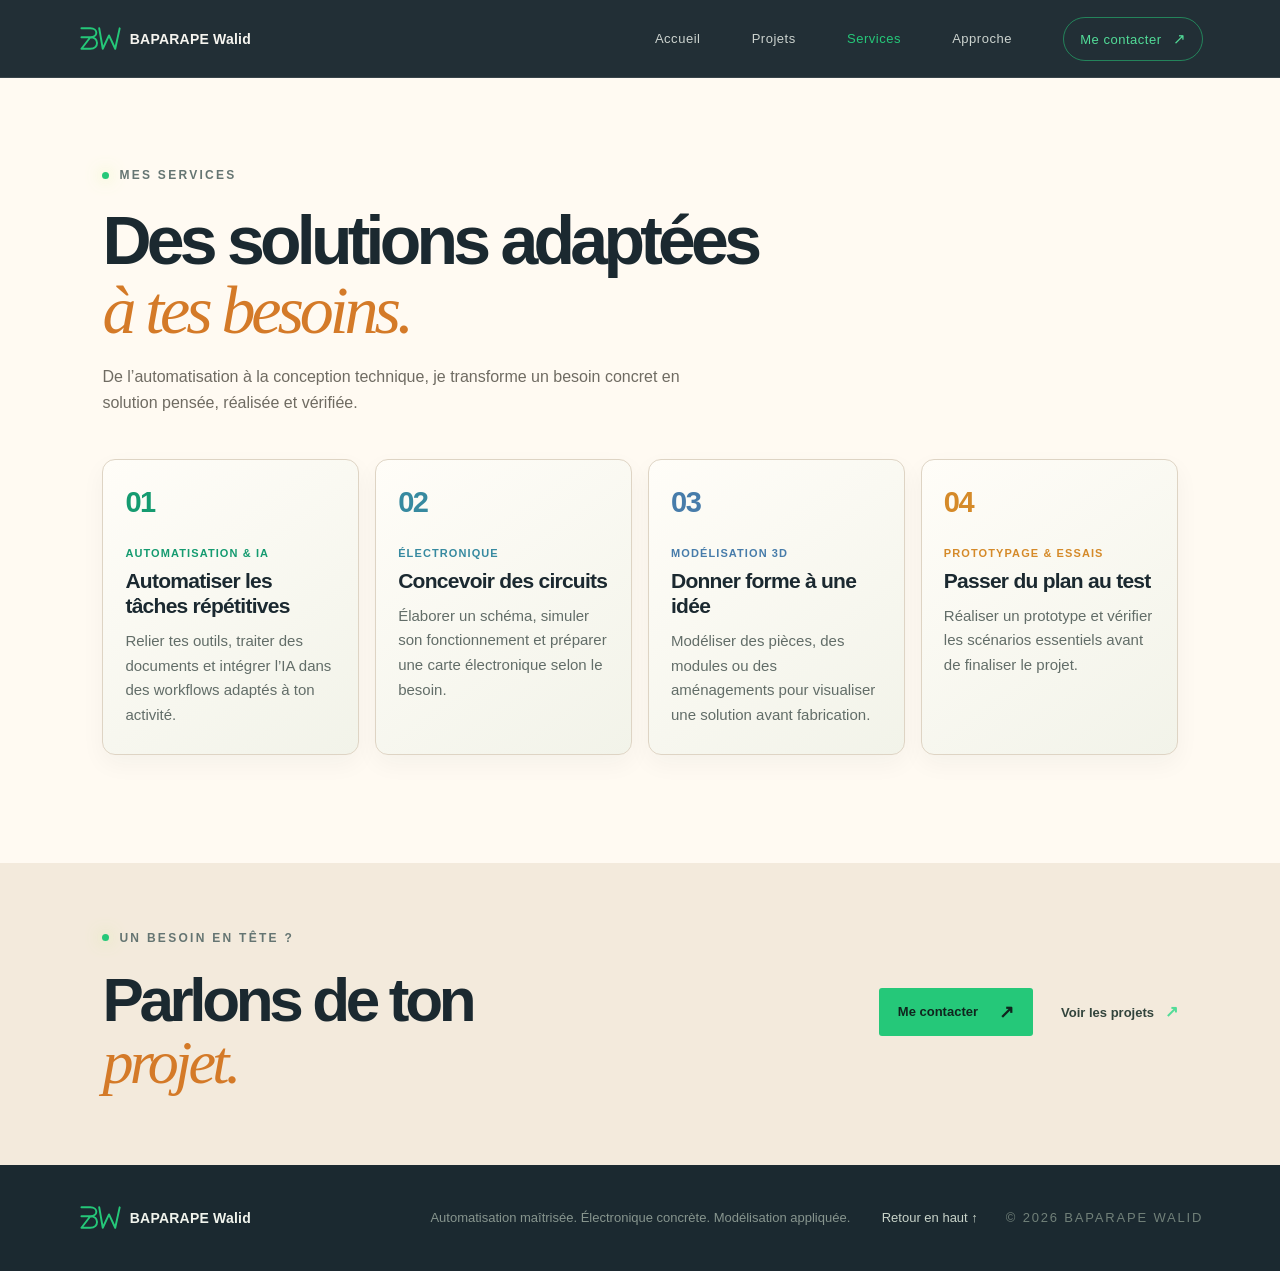
<file: services.html>
<!doctype html><html lang="fr"><head><meta charset="utf-8"><meta name="viewport" content="width=device-width, initial-scale=1"><meta name="theme-color" content="#1b2930"><meta name="description" content="Services en automatisation IA, électronique, modélisation 3D et prototypage par BAPARAPE Walid."><title>Services — BAPARAPE Walid</title><link rel="stylesheet" href="styles.css"></head><body><a class="skip-link" href="#contenu">Aller au contenu</a>
  <header class="site-header">
    <a class="brand" href="index.html#accueil" aria-label="BAPARAPE Walid, accueil"><span class="brand-mark" aria-hidden="true"><svg viewBox="0 0 54 40"><path d="M5 8h10c9 0 9 10 0 10H5m10 0c10 0 10 13 0 13H5z"/><path d="M25 8l4 23 7-15 7 15 5-23"/></svg></span><span class="brand-name">BAPARAPE Walid</span></a>
    <nav class="main-nav" aria-label="Navigation principale"><a href="index.html#accueil">Accueil</a><a href="projets.html">Projets</a><a href="services.html" aria-current="page">Services</a><a href="index.html#approche">Approche</a><a class="nav-contact" href="index.html#contact">Me contacter <span aria-hidden="true">↗</span></a></nav>
    <button class="menu-toggle" type="button" aria-label="Ouvrir le menu" aria-expanded="false" aria-controls="mobile-menu"><span></span><span></span></button>
  </header>
  <nav class="mobile-menu" id="mobile-menu" aria-label="Navigation mobile" hidden><a href="index.html#accueil">Accueil</a><a href="projets.html">Projets</a><a href="services.html" aria-current="page">Services</a><a href="index.html#approche">Approche</a><a href="index.html#contact">Me contacter ↗</a></nav>
<main id="contenu">    <section class="services-section section-pad services-page-section" id="services">
      <div class="services-heading">
        <p class="eyebrow eyebrow-dark"><span class="eyebrow-dot"></span> MES SERVICES</p>
        <h2>Des solutions adaptées<br><em>à tes besoins.</em></h2>
        <p>De l’automatisation à la conception technique, je transforme un besoin concret en solution pensée, réalisée et vérifiée.</p>
      </div>
      <div class="services-grid">
        <article class="service-card service-automation">
          <span class="service-number">01</span>
          <span class="service-type">AUTOMATISATION &amp; IA</span>
          <h3>Automatiser les tâches répétitives</h3>
          <p>Relier tes outils, traiter des documents et intégrer l’IA dans des workflows adaptés à ton activité.</p>
        </article>
        <article class="service-card service-electronics">
          <span class="service-number">02</span>
          <span class="service-type">ÉLECTRONIQUE</span>
          <h3>Concevoir des circuits</h3>
          <p>Élaborer un schéma, simuler son fonctionnement et préparer une carte électronique selon le besoin.</p>
        </article>
        <article class="service-card service-modeling">
          <span class="service-number">03</span>
          <span class="service-type">MODÉLISATION 3D</span>
          <h3>Donner forme à une idée</h3>
          <p>Modéliser des pièces, des modules ou des aménagements pour visualiser une solution avant fabrication.</p>
        </article>
        <article class="service-card service-prototype">
          <span class="service-number">04</span>
          <span class="service-type">PROTOTYPAGE &amp; ESSAIS</span>
          <h3>Passer du plan au test</h3>
          <p>Réaliser un prototype et vérifier les scénarios essentiels avant de finaliser le projet.</p>
        </article>
      </div>
    </section>

<section class="services-cta section-pad"><div><p class="eyebrow eyebrow-dark"><span class="eyebrow-dot"></span> UN BESOIN EN TÊTE ?</p><h2>Parlons de ton<br><em>projet.</em></h2></div><a class="button button-lime" href="index.html#contact">Me contacter <span aria-hidden="true">↗</span></a><a class="text-link services-project-link" href="projets.html">Voir les projets <span aria-hidden="true">↗</span></a></section></main>
<footer class="site-footer"><a class="brand footer-brand" href="index.html#accueil"><span class="brand-mark" aria-hidden="true"><svg viewBox="0 0 54 40"><path d="M5 8h10c9 0 9 10 0 10H5m10 0c10 0 10 13 0 13H5z"/><path d="M25 8l4 23 7-15 7 15 5-23"/></svg></span><span class="brand-name">BAPARAPE Walid</span></a><p>Automatisation maîtrisée. Électronique concrète. Modélisation appliquée.</p><a class="back-top" href="#contenu">Retour en haut ↑</a><small>© 2026 BAPARAPE WALID</small></footer><script src="script.js"></script></body></html>
</file>
<file: styles.css>
:root {
  --ink: #1b2930;
  --ink-soft: #2b3c43;
  --paper: #f8f2e8;
  --card: #fffaf2;
  --muted: #786f66;
  --line: #e4d9ca;
  --lime: #25c879;
  --orange: #ed8b2e;
  --teal: #9bcfc8;
  --font: 'Avenir Next', Avenir, 'Segoe UI', sans-serif;
  --serif: 'Iowan Old Style', 'Palatino Linotype', 'Book Antiqua', Georgia, serif;
}

* { box-sizing: border-box; }
html { scroll-behavior: smooth; scroll-padding-top: 84px; }
body { margin: 0; background: var(--paper); color: var(--ink); font-family: var(--font); font-size: 16px; -webkit-font-smoothing: antialiased; }
body.menu-open { overflow: hidden; }
a { color: inherit; text-decoration: none; }
button { font: inherit; }
img { display: block; max-width: 100%; }
::selection { background: var(--lime); color: var(--ink); }

.skip-link { position: fixed; z-index: 20; top: 10px; left: 10px; padding: 12px 16px; border-radius: 6px; background: var(--lime); color: var(--ink); transform: translateY(-160%); }
.skip-link:focus { transform: translateY(0); }
.site-header { position: sticky; z-index: 10; top: 0; height: 78px; display: flex; align-items: center; justify-content: space-between; padding: 0 clamp(22px, 6vw, 96px); background: rgba(16, 26, 29, .96); color: #f5f4ef; border-bottom: 1px solid rgba(255,255,255,.1); backdrop-filter: blur(14px); }
.brand { display: inline-flex; align-items: center; gap: 11px; letter-spacing: -.02em; }
.brand-mark { display: grid; width: 42px; height: 38px; place-items: center; color: var(--lime); }
.brand-mark svg { width: 48px; height: 38px; overflow: visible; fill: none; stroke: currentColor; stroke-width: 2.2; stroke-linecap: round; stroke-linejoin: round; }
.brand-name { font-size: 14px; font-weight: 650; letter-spacing: .015em; }
.main-nav { display: flex; align-items: center; gap: clamp(22px, 4vw, 54px); font-size: 12px; letter-spacing: .04em; }
.main-nav a { color: #ccd3cf; transition: color .2s ease; }
.main-nav a:hover { color: var(--lime); }
.main-nav .nav-contact { padding: 12px 16px; border: 1px solid rgba(198,243,106,.45); border-radius: 999px; color: var(--lime); }
.nav-contact span { margin-left: 7px; font-size: 15px; }
.menu-toggle,.mobile-menu { display: none; }

.hero { position: relative; overflow: hidden; min-height: 660px; display: grid; grid-template-columns: minmax(0, 1.05fr) minmax(440px, .95fr); align-items: center; gap: 28px; padding: 54px clamp(22px, 8vw, 132px) 85px; background: var(--ink); color: #f5f4ef; }
.hero-grid { position: absolute; inset: 0; opacity: .11; background-image: linear-gradient(rgba(205,224,208,.16) 1px, transparent 1px), linear-gradient(90deg, rgba(205,224,208,.16) 1px, transparent 1px); background-size: 54px 54px; mask-image: linear-gradient(90deg, transparent, black 32%, black 92%, transparent); }
.hero:before { content: ''; position: absolute; width: 480px; height: 480px; right: 3%; top: 0; border-radius: 50%; background: radial-gradient(circle, rgba(198,243,106,.09), transparent 68%); pointer-events: none; }
.hero-copy { position: relative; z-index: 1; max-width: 650px; padding-top: 12px; }
.eyebrow { display: flex; align-items: center; gap: 10px; margin: 0 0 24px; color: #b3c0ba; font-size: 10px; font-weight: 700; letter-spacing: .19em; }
.eyebrow-dot { display: inline-block; width: 7px; height: 7px; border-radius: 50%; background: var(--lime); box-shadow: 0 0 16px rgba(198,243,106,.7); }
.eyebrow-dark { color: #657572; }
.hero h1 { max-width: 680px; margin: 0; font-size: clamp(56px, 7vw, 100px); line-height: .99; letter-spacing: -.075em; font-weight: 590; }
h1 em,h2 em,h3 em { color: var(--lime); font-family: var(--serif); font-weight: 400; letter-spacing: -.06em; }
.hero-intro { max-width: 460px; margin: 26px 0 0; color: #c0cbc5; font-size: clamp(15px, 1.5vw, 18px); line-height: 1.65; }
.hero-actions { display: flex; align-items: center; flex-wrap: wrap; gap: 25px; margin-top: 32px; }
.button { min-height: 48px; display: inline-flex; align-items: center; justify-content: center; gap: 21px; padding: 0 19px; border-radius: 3px; font-size: 12px; font-weight: 750; transition: transform .2s, background .2s; }
.button:hover { transform: translateY(-2px); }
.button-lime { background: var(--lime); color: var(--ink); }
.button-lime:hover { background: #d7ff8d; }
.button span { font-size: 18px; }
.text-link { color: #d1dad3; font-size: 12px; font-weight: 600; }
.text-link span { padding-left: 7px; color: var(--lime); font-size: 16px; }
.hero-note { display: flex; align-items: center; gap: 10px; margin-top: 58px; color: #96a39e; font-size: 11px; letter-spacing: .03em; }
.note-line { width: 27px; height: 1px; background: var(--orange); }

.hero-art { position: relative; z-index: 1; width: min(100%, 560px); aspect-ratio: 1.04; justify-self: end; transform: translate(4%, 1%); }
.art-orbit { position: absolute; border: 1px solid rgba(214,229,216,.12); border-radius: 50%; }
.orbit-one { inset: 5% 7%; transform: rotate(-17deg) scaleY(.72); }
.orbit-two { inset: 10% 12%; transform: rotate(34deg) scaleY(.72); }
.art-lines { position: absolute; inset: 3%; width: 94%; height: 94%; overflow: visible; }
.art-lines path { stroke: rgba(198,243,106,.45); stroke-width: 1.5; stroke-dasharray: 5 7; animation: signal-flow 8s linear infinite; }
.art-lines circle { fill: var(--orange); }
.art-node { position: absolute; animation: node-float 5.6s ease-in-out infinite; }
.node-ai { animation-delay: -1.4s; }
.node-human { animation-delay: -2.8s; }
.node-action { animation-delay: -4.2s; }
.art-node { position: absolute; width: 174px; min-height: 115px; padding: 15px; border: 1px solid rgba(227,236,226,.18); border-radius: 7px; background: #192629; box-shadow: 0 15px 40px rgba(0,0,0,.23); }
.node-trigger { left: 2%; top: 42%; }
.node-ai { left: 40%; top: 17%; border-color: rgba(198,243,106,.52); }
.node-human { left: 40%; top: 65%; }
.node-action { right: 0; top: 42%; }
.node-icon { float: right; width: 28px; height: 28px; display: grid; place-items: center; border-radius: 7px; font-size: 19px; }
.icon-in,.icon-out { background: rgba(255,121,87,.13); color: var(--orange); }
.icon-ai { background: rgba(198,243,106,.13); color: var(--lime); }
.icon-human { background: rgba(165,212,199,.13); color: var(--teal); }
.node-caption { display: block; margin-bottom: 17px; color: #93a19b; font-size: 8px; font-weight: 700; letter-spacing: .16em; }
.art-node b { display: block; margin-bottom: 5px; color: #f4f6ef; font-size: 12px; }
.art-node small { color: #94a09b; font-size: 9px; }
.art-status { position: absolute; bottom: 4%; left: 33%; display: flex; align-items: center; gap: 8px; color: #aeb9b1; font-size: 8px; letter-spacing: .14em; }
.status-pulse { width: 6px; animation: status-glow 1.8s ease-in-out infinite; height: 6px; border-radius: 50%; background: var(--lime); box-shadow: 0 0 12px var(--lime); }
.hero-bottom { position: absolute; right: clamp(22px, 8vw, 132px); bottom: 22px; left: clamp(22px, 8vw, 132px); display: flex; justify-content: space-between; color: #7f8f88; font-size: 8px; font-weight: 700; letter-spacing: .15em; }

.manifesto { position: relative; overflow: hidden; display: flex; align-items: center; justify-content: center; flex-direction: column; min-height: 236px; padding: 50px 22px; background: var(--lime); text-align: center; }
.manifesto-label { display: flex; align-items: center; gap: 8px; margin-bottom: 19px; color: #4e6040; font-size: 9px; font-weight: 800; letter-spacing: .2em; }
.tiny-star { color: var(--orange); font-size: 16px; }
.manifesto p { z-index: 1; animation: manifesto-arrive .8s cubic-bezier(.2,.7,.2,1) both; margin: 0; font-size: clamp(24px, 4vw, 42px); font-weight: 640; letter-spacing: -.055em; line-height: 1.16; }
.manifesto p em { color: #647839; font-family: var(--serif); font-weight: 500; }
.manifesto-mark { position: absolute; top: 6px; right: 13%; color: rgba(16,26,29,.07); font-family: var(--serif); font-size: 245px; line-height: 1; }

.section-pad { padding-right: clamp(22px, 8vw, 132px); padding-left: clamp(22px, 8vw, 132px); }
.work-section { padding-top: 112px; padding-bottom: 120px; }
.section-heading { display: flex; align-items: end; justify-content: space-between; gap: 35px; margin-bottom: 54px; }
.section-heading h2,.contact-heading h2 { margin: 0; font-size: clamp(46px, 6vw, 78px); font-weight: 560; letter-spacing: -.075em; line-height: .98; }
.section-heading h2 em,.contact-heading h2 em { color: #657d40; }
.section-intro { max-width: 280px; margin: 0 2px 4px 0; color: #63716d; font-size: 13px; line-height: 1.7; }
.filters { display: flex; gap: 8px; flex-wrap: wrap; padding-bottom: 20px; border-bottom: 1px solid #ccd3cd; }
.filter-button { display: inline-flex; align-items: center; gap: 13px; padding: 10px 14px; border: 1px solid transparent; border-radius: 3px; background: transparent; color: #66746f; cursor: pointer; font-size: 11px; font-weight: 650; transition: all .2s; }
.filter-button span { color: #96a29a; font-size: 9px; }
.filter-button:hover { border-color: #c3cbc3; color: var(--ink); }
.filter-button.active { border-color: var(--ink); background: var(--ink); color: var(--lime); }
.filter-button.active span { color: #c8d5c3; }
.project-list { display: grid; gap: 22px; margin-top: 24px; }
.project-card { overflow: hidden; border: 1px solid #e0e3dc; border-radius: 5px; background: var(--card); box-shadow: 0 10px 32px rgba(20,33,32,.025); transition: opacity .24s, transform .24s; }
.project-card.is-hidden { display: none; }
.motion-ready .motion-reveal { opacity: 0; transform: translateY(18px); transition: opacity .65s ease var(--reveal-delay, 0ms), transform .65s cubic-bezier(.2,.7,.2,1) var(--reveal-delay, 0ms); }
.motion-ready .motion-reveal.is-visible { opacity: 1; transform: translateY(0); }
.project-topline { min-height: 57px; display: flex; align-items: center; gap: 20px; padding: 0 28px; border-bottom: 1px solid #e7e9e3; color: #73817c; }
.project-number { color: var(--orange); font-size: 11px; font-weight: 800; letter-spacing: .1em; }
.project-category { display: flex; align-items: center; gap: 7px; color: #52625d; font-size: 8px; font-weight: 800; letter-spacing: .16em; }
.project-category i { width: 6px; height: 6px; border-radius: 50%; background: #9ac851; }
.project-tools { margin-left: auto; color: #88948f; font-size: 9px; letter-spacing: .035em; }
.project-main { display: grid; grid-template-columns: minmax(0, 1.25fr) minmax(245px, .75fr); gap: 45px; align-items: center; padding: 38px 42px 34px; }
.project-copy { max-width: 670px; }
.project-kicker { margin: 0 0 12px; color: #829089; font-size: 8px; font-weight: 800; letter-spacing: .17em; }
.project-copy h3 { margin: 0 0 24px; font-size: clamp(32px, 4vw, 48px); font-weight: 580; letter-spacing: -.065em; line-height: 1.06; }
.project-copy h3 em { color: #718848; }
.problem-solution { display: grid; grid-template-columns: 1fr 1fr; gap: 25px; }
.problem-solution > div { padding-left: 12px; border-left: 2px solid #d5dcd4; }
.problem-solution > div:last-child { border-color: #a4cb61; }
.ps-label { display: block; margin-bottom: 8px; color: #929d97; font-size: 8px; font-weight: 800; letter-spacing: .17em; }
.ps-solution { color: #718848; }
.problem-solution p { max-width: 360px; margin: 0; color: #586762; font-size: 11px; line-height: 1.65; }
.project-side-note { align-self: stretch; display: flex; flex-direction: column; justify-content: center; min-height: 150px; padding: 24px; border-radius: 4px; background: #f0f3ec; }
.side-icon { display: grid; width: 28px; height: 28px; place-items: center; margin-bottom: 16px; border-radius: 50%; background: var(--lime); color: var(--ink); font-size: 16px; }
.project-side-note p { max-width: 200px; margin: 0; color: #62716a; font-size: 11px; line-height: 1.65; }
.flow-wrap { margin: 0 28px 28px; padding: 21px 22px 18px; border-radius: 4px; background: #f3f5f0; }
.flow-title { display: flex; justify-content: space-between; gap: 10px; margin-bottom: 16px; color: #839088; font-size: 8px; font-weight: 800; letter-spacing: .15em; }
.flow { display: grid; grid-template-columns: repeat(5, minmax(0,1fr)); gap: 11px; margin: 0; padding: 0; list-style: none; }
.flow li { position: relative; min-height: 74px; display: flex; flex-direction: column; justify-content: center; gap: 4px; padding: 10px 11px; border: 1px solid #e2e7de; border-radius: 3px; background: #fffefa; }
.flow li:not(:last-child):after { content: '→'; position: absolute; top: 24px; right: -13px; z-index: 1; color: #91a16d; font-size: 14px; animation: arrow-nudge 1.6s ease-in-out infinite; }
.flow-index { color: #9aaa73; font-size: 7px; font-weight: 800; letter-spacing: .08em; }
.flow li b { color: #374742; font-size: 9px; font-weight: 750; }
.flow li small { color: #829088; font-size: 8px; }
.flow-human { border-color: #bfd188 !important; background: #faffef !important; }
.flow-end { border-color: #a9d9c6 !important; background: #f0faf4 !important; }
.flow-branch em { color: #d46e50; font-size: 7px; font-style: normal; }
.flow-footnote { margin: 13px 0 0; color: #798780; font-size: 9px; }
/* Repères couleur des schémas : entrée, traitement, IA, contrôle humain, résultat. */
.flow li { box-shadow: inset 0 3px var(--flow-color); }
.flow li:nth-child(1) { --flow-color: #55a8c2; }
.flow li:nth-child(2) { --flow-color: #63ad91; }
.flow li:nth-child(3) { --flow-color: #a48bcf; }
.flow li:nth-child(4) { --flow-color: #f28d6e; }
.flow li:nth-child(5) { --flow-color: #8bbd60; }
.flow-index { color: var(--flow-color); }


.project-light { background: #f8f9f4; }
.project-light .project-topline { border-color: #e3e7df; }
.document-art { position: relative; min-height: 214px; display: flex; justify-content: center; align-items: center; }
.doc-sheet { position: absolute; width: 142px; height: 174px; padding: 18px 14px; border: 1px solid #d4dbd0; border-radius: 3px; background: #fffefa; box-shadow: 0 15px 38px rgba(35,48,38,.09); }
.doc-sheet span { display: block; margin-bottom: 17px; color: #829472; font-size: 8px; font-weight: 800; letter-spacing: .15em; }
.doc-sheet i { display: block; height: 4px; margin: 10px 0; border-radius: 8px; background: #e5e9e2; }
.doc-sheet i:nth-of-type(2) { width: 80%; }
.doc-sheet i:nth-of-type(3) { width: 91%; }
.doc-sheet i:nth-of-type(4) { width: 58%; }
.doc-back { top: 18px; left: 19%; transform: rotate(-8deg); background: #edf3e5; }
.doc-front { z-index: 1; top: 26px; left: 40%; transform: rotate(4deg); }
.doc-front .doc-type { margin-bottom: 12px; color: #667e47; }
.doc-front b { display: block; margin-bottom: 12px; font-family: var(--serif); font-size: 16px; line-height: 1.04; font-weight: 500; }
.doc-front small { display: block; margin-top: 14px; color: #8b978b; font-size: 6px; letter-spacing: .12em; }
.doc-front .doc-check { position: absolute; top: 9px; right: 11px; display: grid; width: 22px; height: 22px; place-items: center; border-radius: 50%; background: var(--lime); color: #4d6532; font-size: 12px; }
.doc-chip { position: absolute; right: 4%; bottom: 15px; z-index: 2; padding: 9px 11px; border: 1px solid #d3dacd; border-radius: 999px; background: white; color: #687666; font-size: 8px; font-weight: 800; letter-spacing: .1em; }

.project-graphite { border-color: #283b3d; background: #172426; color: #f3f4ed; }
.project-graphite .project-topline { border-color: rgba(255,255,255,.1); }
.project-graphite .project-number { color: var(--lime); }
.project-graphite .project-category { color: #c6d1c8; }
.project-graphite .project-tools { color: #9aaba3; }
.project-graphite .project-kicker { color: #9cb0a3; }
.project-graphite .project-copy h3 { color: #f5f5ed; }
.project-graphite .project-copy h3 em { color: var(--lime); }
.project-graphite .ps-label { color: #a2b2a8; }
.project-graphite .ps-solution { color: var(--lime); }
.project-graphite .problem-solution > div { border-color: rgba(226,239,222,.22); }
.project-graphite .problem-solution > div:last-child { border-color: var(--lime); }
.project-graphite .problem-solution p { color: #bdc9c1; }
.project-graphite .flow-wrap { background: #203133; }
.project-graphite .flow-title { color: #a5b8ad; }
.project-graphite .flow li { border-color: #3c5050; background: #1a2a2b; }
.project-graphite .flow li b { color: #f0f2eb; }
.project-graphite .flow li small { color: #a6b4ad; }
.project-graphite .flow-human { border-color: #859f4d !important; background: #243425 !important; }
.project-graphite .flow-end { border-color: #4c8a6d !important; background: #1e342d !important; }
.candidate-art { position: relative; min-height: 225px; display: grid; place-items: center; }
.candidate-ring { position: absolute; width: 200px; height: 200px; border: 1px solid rgba(198,243,106,.13); border-radius: 50%; }
.ring-a { transform: scaleX(1.55) rotate(26deg); }
.ring-b { transform: scaleX(1.55) rotate(-26deg); }
.candidate-center { position: relative; z-index: 0; display: grid; width: 116px; height: 116px; place-content: center; border: 1px solid rgba(198,243,106,.4); border-radius: 50%; background: #1a2d2d; color: #aebdb2; font-size: 8px; line-height: 1.7; letter-spacing: .12em; text-align: center; }
.candidate-center b { color: var(--lime); font-size: 10px; }
.candidate-card { position: absolute; z-index: 1; display: flex; align-items: center; gap: 8px; min-width: 166px; padding: 9px; border: 1px solid rgba(255,255,255,.13); border-radius: 5px; background: #243537; box-shadow: 0 8px 28px rgba(0,0,0,.2); }
.card-one { top: 2px; left: 0; }.card-two { top: 83px; right: -5px; }.card-three { bottom: 2px; left: 14px; }
.avatar { display: grid; width: 26px; height: 26px; flex: 0 0 26px; place-items: center; border-radius: 50%; background: #46604d; color: var(--lime); font-size: 10px; font-weight: 800; }
.avatar-b { background: #394d4c; }.avatar-c { background: #564740; color: #ffb398; }
.candidate-card b,.candidate-card small { display: block; white-space: nowrap; }
.candidate-card b { color: #edf2ec; font-size: 8px; }.candidate-card small { margin-top: 4px; color: #9eafa5; font-size: 7px; }
.candidate-card i { margin-left: auto; color: var(--lime); font-size: 12px; font-style: normal; }

.workflow-gallery { display: grid; min-width: 0; gap: 10px; }
.workflow-gallery-pair { grid-template-columns: repeat(2, minmax(0, 1fr)); }
.project-main-pair { grid-template-columns: minmax(0, 1fr); gap: 26px; }
.project-main-pair .project-copy { max-width: none; }
.workflow-gallery .workflow-capture img { height: 205px; }
.workflow-capture { display: flex; min-width: 0; flex-direction: column; justify-content: space-between; overflow: hidden; border: 1px solid #dfe4db; border-radius: 4px; background: #f4f5ef; color: #53615b; transition: border-color .2s, transform .2s; }
.workflow-capture:hover { transform: translateY(-2px); border-color: #9ab86a; }
.workflow-capture img { width: 100%; height: 190px; object-fit: contain; background: #f8f9f4; }
.workflow-capture > span { display: flex; align-items: center; justify-content: space-between; gap: 6px; min-height: 36px; padding: 7px 10px; color: #728078; font-size: 8px; }
.workflow-capture > span b { margin-right: auto; color: #45554d; font-size: 8px; font-weight: 750; }
.workflow-capture i { color: #7e9850; font-size: 13px; font-style: normal; }
.image-expand { position: relative; display: block; min-width: 0; cursor: zoom-in; }
.image-expand:after { content: "↗"; position: absolute; right: 9px; bottom: 9px; display: grid; width: 25px; height: 25px; place-items: center; border: 1px solid rgba(255,255,255,.6); border-radius: 50%; background: rgba(16,26,29,.78); color: white; font-size: 13px; opacity: 0; transform: translateY(3px); transition: opacity .2s, transform .2s; pointer-events: none; }
.image-expand:hover:after,.image-expand:focus-visible:after { opacity: 1; transform: translateY(0); }
.image-expand img { cursor: zoom-in; }
.image-expand:focus-visible { outline: 2px solid #8caf4e; outline-offset: 3px; }
.image-dialog { position: fixed; width: min(1200px, calc(100vw - 32px)); max-width: none; max-height: calc(100vh - 32px); padding: 15px; overflow: auto; border: 1px solid #52615a; border-radius: 6px; background: #101a1d; color: #f3f4ed; box-shadow: 0 20px 80px rgba(0,0,0,.5); }
.image-dialog::backdrop { background: rgba(7,13,14,.78); backdrop-filter: blur(4px); }
.image-dialog form { display: flex; justify-content: flex-end; margin-bottom: 10px; }
.image-dialog-close { display: inline-flex; align-items: center; gap: 10px; padding: 7px 11px; border: 1px solid rgba(255,255,255,.2); border-radius: 3px; background: transparent; color: #e0e7df; cursor: pointer; font-size: 11px; }
.image-dialog-close span { color: var(--lime); font-size: 18px; }
.image-dialog img { width: 100%; max-height: calc(100vh - 105px); object-fit: contain; background: #f3f3ef; }
.image-dialog p { margin: 11px 0 1px; color: #b4c0b5; font-size: 11px; }

.project-electronics { border-color: #d9e2de; }
.project-main-electronics { grid-template-columns: minmax(260px,.83fr) minmax(380px,1.17fr); gap: 34px; }
.electronics-flow { display: flex; align-items: center; gap: 12px; margin-top: 20px; color: #698349; font-size: 10px; font-weight: 750; }
.electronics-flow span { padding: 8px 10px; border: 1px solid #dce4d7; border-radius: 3px; background: #fff; color: #53615b; }
.electronics-flow b { color: #9bb361; }
.electronics-gallery { display: grid; grid-template-columns: repeat(2, 1fr); gap: 10px; }
.electronics-gallery figure,.cad-gallery figure { position: relative; overflow: hidden; margin: 0; border: 1px solid #dfe4db; border-radius: 3px; background: #e9eee7; }
.electronics-gallery img { width: 100%; height: 182px; object-fit: contain; background: #f4f5ef; }
.electronics-gallery .scheme-figure { grid-column: span 2; }
.electronics-gallery .scheme-figure img { height: 160px; object-fit: contain; background: #f4f5ef; }
.electronics-gallery figcaption,.cad-gallery figcaption { display: flex; align-items: center; gap: 7px; min-height: 31px; padding: 0 10px; color: #718079; font-size: 8px; }
.board-figure figcaption i { width: 6px; height: 6px; border-radius: 50%; background: #9fce5b; }
.board-bright figcaption i { background: #d8b44b; }

.project-3d { background: #e9efeb; border-color: #d4ded7; }
.project-3d .project-topline { border-color: #d6dfd8; }
.project-main-3d { grid-template-columns: minmax(280px,.78fr) minmax(440px,1.22fr); gap: 36px; }
.team-note { margin: 22px 0 0; padding: 11px 13px; border-left: 2px solid var(--orange); background: rgba(255,255,255,.48); color: #65736c; font-size: 9px; line-height: 1.5; }
.team-note span { display: block; margin-bottom: 4px; color: #b46950; font-size: 7px; font-weight: 800; letter-spacing: .15em; }
.cad-gallery { position: relative; display: grid; grid-template-columns: repeat(2, minmax(0, 1fr)); grid-template-rows: 190px 190px; gap: 9px; padding: 10px 0; }
.cad-gallery img { width: 100%; height: calc(100% - 30px); object-fit: contain; background: #f4f5ef; }
.cad-gallery img { object-position: center; }
.pcb-gallery figure { min-width: 0; }
.pcb-gallery img { height: 175px; padding: 6px; }
.voice-visual,.calendar-visual { min-height: 200px; display: flex; align-items: center; justify-content: center; gap: 10px; padding: 24px; border: 1px solid rgba(255,255,255,.12); border-radius: 4px; background: #203133; color: #f1f4ed; }
.voice-visual span,.calendar-visual b { padding: 12px 13px; border: 1px solid rgba(198,243,106,.35); border-radius: 4px; color: var(--lime); font-size: 9px; letter-spacing: .08em; }
.voice-visual b,.calendar-visual i { color: #9cb773; }
.calendar-visual { flex-direction: column; align-items: stretch; gap: 8px; background: #f0f3ec; border-color: #e1e7dd; }
.calendar-visual .calendar-date { color: #859181; font-size: 8px; font-weight: 800; letter-spacing: .16em; }
.calendar-visual b { color: #425249; border-color: #d8e0d4; background: #fffefa; }
.calendar-visual i { align-self: center; font-style: normal; }
.cad-gallery figcaption { position: absolute; right: 0; bottom: 0; left: 0; min-height: 27px; background: rgba(255,255,255,.88); }
.cad-stamp { position: absolute; top: 21px; right: 13px; display: grid; width: 38px; height: 38px; place-content: center; border: 1px solid #afbea9; border-radius: 50%; background: rgba(248,250,245,.88); color: #778b65; font-size: 7px; font-weight: 800; line-height: 1.2; text-align: center; }
.cad-caption { position: absolute; right: 0; bottom: 0; color: #798a7d; font-size: 7px; font-weight: 800; letter-spacing: .12em; }
.project-bottom-note { display: flex; justify-content: space-between; gap: 16px; padding: 15px 30px; border-top: 1px solid #d6dfd8; color: #75857b; font-size: 8px; font-weight: 750; letter-spacing: .13em; }
.project-bottom-note span:last-child { color: #516259; letter-spacing: .03em; }
.project-bottom-note b { padding: 0 7px; color: #8ba45f; }

.approach-section { position: relative; overflow: hidden; background: #142123; color: #f4f4ed; }
.approach-bg-mark { position: absolute; right: -2%; top: 2%; color: rgba(198,243,106,.035); font-size: clamp(220px, 44vw, 620px); font-weight: 850; letter-spacing: -.12em; line-height: .9; }
.approach-inner { position: relative; z-index: 1; padding-top: 106px; padding-bottom: 95px; }
.approach-heading h2 { max-width: 850px; margin: 0; font-size: clamp(45px, 6vw, 76px); letter-spacing: -.075em; line-height: 1; }
.approach-heading h2 em { color: var(--lime); }
.principles { display: grid; grid-template-columns: repeat(4,minmax(0,1fr)); gap: 22px; margin-top: 65px; }
.principle { min-height: 170px; padding: 23px 20px; border-top: 1px solid rgba(255,255,255,.21); background: rgba(255,255,255,.025); }
.principle-num { color: #a9bcad; font-size: 8px; font-weight: 750; letter-spacing: .15em; }
.principle h3 { margin: 23px 0 9px; font-family: var(--serif); font-size: 24px; font-weight: 500; letter-spacing: -.04em; }
.principle p { max-width: 260px; margin: 0; color: #adbbb2; font-size: 11px; line-height: 1.7; }
.provocation { margin: 57px 0 0; padding: 20px 23px; border-left: 2px solid var(--orange); color: #d3dbd3; font-family: var(--serif); font-size: clamp(16px, 2vw, 21px); font-style: italic; }
.provocation span { display: block; margin-top: 9px; color: #93a39a; font-family: var(--font); font-size: 9px; font-style: normal; letter-spacing: .04em; }


.personal-note { margin-top: 45px; }
.personal-note-label { color: #9ca99f; font-size: 8px; font-weight: 800; letter-spacing: .16em; }
.personal-note .provocation { margin-top: 9px; padding: 11px 17px; color: #aebbb1; font-size: clamp(14px, 1.6vw, 17px); }

.contact-section { display: grid; grid-template-columns: 1fr .8fr; align-items: end; gap: 70px; padding-top: 103px; padding-bottom: 105px; background: #e8eddf; }
.contact-heading h2 { font-size: clamp(48px, 6vw, 77px); }
.contact-heading > p:last-child { max-width: 355px; margin: 23px 0 0; color: #65736d; font-size: 13px; line-height: 1.65; }
.contact-actions { display: grid; gap: 10px; }
.contact-card { position: relative; display: flex; min-height: 78px; flex-direction: column; justify-content: center; gap: 6px; padding: 15px 49px 15px 17px; border: 1px solid #cfd9c9; background: rgba(255,255,255,.46); transition: border-color .2s, transform .2s, background .2s; }
.contact-card:hover { transform: translateX(3px); border-color: #9cb86d; background: #f5f8ed; }
.contact-card-label { color: #7e8c80; font-size: 7px; font-weight: 800; letter-spacing: .16em; }
.contact-card b { color: #2b3c35; font-size: 13px; font-weight: 650; }
.contact-arrow { position: absolute; top: 26px; right: 17px; color: #7f9651; font-size: 18px; }
.site-footer { min-height: 106px; display: grid; grid-template-columns: 1fr 1.3fr auto auto; align-items: center; gap: 28px; padding: 22px clamp(22px, 6vw, 96px); background: var(--ink); color: #b8c3bc; }
.footer-brand .brand-name { color: #f0f3ec; }
.site-footer p { margin: 0; color: #87958e; font-size: 9px; }
.back-top { color: #c9d4ca; font-size: 9px; }
.back-top:hover { color: var(--lime); }
.site-footer small { color: #718079; font-size: 7px; letter-spacing: .14em; }

@media (max-width: 1050px) {
  .hero { grid-template-columns: 1fr .85fr; padding-right: 5vw; padding-left: 5vw; }
  .hero-art { transform: translate(3%,0) scale(.93); transform-origin: center right; }
  .art-node { width: 154px; }
  .project-main { gap: 28px; padding-right: 30px; padding-left: 30px; }
  .project-main-electronics,.project-main-3d { grid-template-columns: 1fr; }
  .electronics-gallery { max-width: 650px; }
  .cad-gallery { max-width: 720px; }
  .site-footer { grid-template-columns: 1fr 1.2fr auto; }
  .site-footer small { grid-column: 1 / -1; }
}
@media (max-width: 760px) {
  html { scroll-padding-top: 68px; }
  .site-header { height: 66px; padding: 0 20px; }
  .main-nav { display: none; }
  .menu-toggle { display: flex; width: 40px; height: 40px; flex-direction: column; align-items: center; justify-content: center; gap: 5px; border: 1px solid rgba(198,243,106,.4); border-radius: 50%; background: transparent; cursor: pointer; }
  .menu-toggle span { width: 14px; height: 1px; background: var(--lime); transition: transform .2s; }
  .menu-toggle[aria-expanded="true"] span:first-child { transform: translateY(3px) rotate(45deg); }
  .menu-toggle[aria-expanded="true"] span:last-child { transform: translateY(-3px) rotate(-45deg); }
  .mobile-menu { position: fixed; z-index: 9; top: 66px; right: 0; left: 0; display: flex; flex-direction: column; gap: 0; padding: 10px 20px 22px; border-bottom: 1px solid rgba(255,255,255,.13); background: #101a1d; }
  .mobile-menu[hidden] { display: none; }
  .mobile-menu a { padding: 16px 4px; border-bottom: 1px solid rgba(255,255,255,.09); color: #d4ddd5; font-size: 14px; }
  .hero { min-height: 0; display: flex; flex-direction: column; align-items: stretch; gap: 15px; padding: 67px 22px 58px; }
  .hero h1 { font-size: clamp(53px, 13vw, 84px); }
  .hero-intro { max-width: 420px; margin-top: 20px; }
  .hero-note { margin-top: 34px; }
  .hero-art { width: min(100%,500px); align-self: center; margin: 7px -8% -8px; transform: scale(.88); transform-origin: top center; }
  .hero-bottom { right: 22px; bottom: 17px; left: 22px; font-size: 7px; }
  .hero-bottom span:nth-child(2) { display: none; }
  .manifesto { min-height: 192px; }
  .manifesto-mark { right: 2%; font-size: 180px; }
  .section-pad { padding-right: 21px; padding-left: 21px; }
  .work-section { padding-top: 75px; padding-bottom: 77px; }
  .section-heading { align-items: start; flex-direction: column; gap: 18px; margin-bottom: 34px; }
  .section-heading h2,.contact-heading h2 { font-size: clamp(44px, 12vw, 67px); }
  .section-intro { max-width: 400px; }
  .filters { gap: 5px; }
  .filter-button { padding: 9px 10px; gap: 8px; font-size: 9px; }
  .project-topline { min-height: 50px; flex-wrap: wrap; gap: 9px 13px; padding: 9px 15px; }
  .project-tools { flex-basis: 100%; margin-left: 24px; font-size: 8px; }
  .project-main { grid-template-columns: 1fr; gap: 24px; padding: 27px 17px 21px; }
  .project-copy h3 { font-size: 37px; }
  .problem-solution { gap: 16px; }
  .problem-solution p { font-size: 10px; }
  .project-side-note { min-height: 0; padding: 16px; }
  .project-side-note p { max-width: none; }
  .side-icon { margin-bottom: 9px; }
  .flow-wrap { margin: 0 12px 13px; padding: 17px 13px; }
  .flow-title { font-size: 7px; }
  .flow { grid-template-columns: 1fr; gap: 7px; padding-left: 7px; }
  .flow li { min-height: 56px; padding: 8px 12px 8px 38px; }
  .flow li:not(:last-child):after { content: '↓'; top: auto; right: 50%; bottom: -12px; }
  .flow-index { position: absolute; top: 21px; left: 12px; }
  .flow li b { font-size: 10px; }
  .flow li small { font-size: 8px; }
  .flow-branch em { font-size: 8px; }
  .document-art { min-height: 205px; }
  .doc-back { left: 20%; }
  .doc-front { left: 43%; }
  .doc-chip { right: 4%; }
  .candidate-art { min-height: 208px; margin: 0 10px; }
  .workflow-capture img { height: 155px; }
  .workflow-gallery-pair { grid-template-columns: 1fr; }
  .workflow-gallery .workflow-capture img { height: 170px; }
  .card-one { left: 0; }.card-two { right: -5px; }.card-three { left: 3px; }
  .electronics-gallery { gap: 7px; }
  .electronics-gallery img { height: 145px; }
  .electronics-gallery.pcb-gallery img { height: 145px; }
  .electronics-gallery .scheme-figure img { height: 135px; }
  .electronics-gallery figcaption { min-height: 34px; padding: 5px 7px; font-size: 7px; line-height: 1.35; }
  .electronics-flow { gap: 7px; font-size: 8px; }
  .electronics-flow span { padding: 7px; }
  .cad-gallery { grid-template-rows: 160px 160px; gap: 6px; }
  .cad-gallery figcaption { padding: 0 6px; font-size: 7px; }
  .project-bottom-note { align-items: start; flex-direction: column; gap: 7px; padding: 13px 17px; font-size: 7px; }
  .approach-inner { padding-top: 76px; padding-bottom: 66px; }
  .approach-heading h2 { font-size: clamp(42px, 11vw, 63px); }
  .principles { grid-template-columns: 1fr; gap: 8px; margin-top: 40px; }
  .principle { min-height: 0; padding: 18px 16px; }
  .principle h3 { margin: 15px 0 7px; }
  .principle p { max-width: 440px; }
  .provocation { margin-top: 36px; padding: 16px; font-size: 17px; line-height: 1.5; }
  .personal-note { margin-top: 35px; }
  .contact-section { grid-template-columns: 1fr; gap: 30px; padding-top: 73px; padding-bottom: 74px; }
  .contact-heading > p:last-child { margin-top: 17px; }
  .contact-card { min-height: 72px; }
  .site-footer { grid-template-columns: 1fr auto; gap: 15px; padding: 25px 21px; }
  .site-footer p { grid-column: 1 / -1; grid-row: 2; }
  .site-footer small { grid-column: 1 / -1; grid-row: 3; }
}
@media (max-width: 390px) {
  .hero-art { width: 120%; margin-left: -10%; transform: scale(.78); }
  .hero { padding-bottom: 42px; }
  .project-copy h3 { font-size: 33px; }
  .problem-solution { grid-template-columns: 1fr; }
  .doc-sheet { width: 128px; }
}
@keyframes node-float { 0%,100% { translate: 0 0; } 50% { translate: 0 -6px; } }
@keyframes signal-flow { to { stroke-dashoffset: -48; } }
@keyframes status-glow { 0%,100% { opacity: .65; box-shadow: 0 0 5px var(--lime); } 50% { opacity: 1; box-shadow: 0 0 15px var(--lime); } }
@keyframes manifesto-arrive { from { opacity: 0; transform: translateY(12px); } to { opacity: 1; transform: translateY(0); } }
@keyframes arrow-nudge { 0%,100% { transform: translateX(0); } 50% { transform: translateX(3px); } }
@media (prefers-reduced-motion: reduce) {
  *,*::before,*::after { scroll-behavior: auto !important; animation-duration: .01ms !important; animation-iteration-count: 1 !important; transition-duration: .01ms !important; }
}

/* Lisibilité des textes secondaires et légendes */
.eyebrow, .hero-note, .manifesto-label, .project-kicker, .project-category,
.project-tools, .project-topline, .project-bottom-note, .ps-label,
.flow-title, .flow-index, .flow li small, .flow-branch em,
.workflow-capture figcaption, .electronics-gallery figcaption,
.cad-gallery figcaption, .cad-caption, .cad-stamp,
.principle-num, .contact-card-label, .site-footer p, .site-footer small,
.back-top, .personal-note-label, .node-caption, .art-node small, .art-status,
.hero-bottom, .doc-sheet span, .doc-front small, .doc-chip, .workflow-capture > span,
.workflow-capture > span b, .team-note, .team-note span, .electronics-flow,
.voice-visual span, .calendar-visual .calendar-date { font-size: 12px; }
.problem-solution p, .flow-footnote, .principle p,
.contact-heading > p:last-child, .project-side-note p,
.project-description, .site-footer p { font-size: 14px; line-height: 1.65; }
.flow li b { font-size: 13px; }
.project-bottom-note { letter-spacing: .04em; }
.principles { grid-template-columns: repeat(4,minmax(0,1fr)); }
@media (max-width: 1050px) {
  .principles { grid-template-columns: repeat(2,minmax(0,1fr)); }
}
@media (max-width: 760px) {
  .principles { grid-template-columns: 1fr; }
  .problem-solution p, .flow-footnote, .principle p,
  .contact-heading > p:last-child, .project-side-note p { font-size: 14px; }
  .project-tools, .project-topline, .project-bottom-note,
  .workflow-capture figcaption, .electronics-gallery figcaption,
  .cad-gallery figcaption, .cad-caption, .cad-stamp,
  .flow-title, .flow-index, .flow li small, .flow-branch em,
  .principle-num, .contact-card-label, .site-footer p, .site-footer small { font-size: 11px; }
  .flow li b { font-size: 13px; }
  .hero-bottom { font-size: 11px; }
}

/* Palette inspirée de la référence : crème, encre, orange et vert messagerie */
.site-header { background: rgba(27,41,48,.97); }
.hero { background: #1b2930; }
.hero:before { background: radial-gradient(circle, rgba(37,200,121,.12), transparent 68%); }
.manifesto { background: linear-gradient(112deg, #ef9a3b 0%, #e47b20 55%, #bd5519 100%); color: #fff8ee; }
.manifesto-label { color: rgba(255,248,238,.78); }
.manifesto p em { color: #ffe0b8; }
.manifesto-mark { color: rgba(27,41,48,.09); }
.eyebrow-dot, .status-pulse { background: #25c879; }
.button-lime { background: #25c879; color: #10251e; }
.button-lime:hover { background: #4cdb94; }
.main-nav .nav-contact { border-color: rgba(37,200,121,.55); color: #52dc98; }
.main-nav a:hover, .text-link span { color: #52dc98; }
.menu-toggle { border-color: rgba(37,200,121,.55); }
.menu-toggle span { background: #52dc98; }
.filter-button.active { border-color: #1b2930; background: #1b2930; color: #52dc98; }
.project-side-note { background: #f1e8da; }
.flow-wrap { background: #f3eadc; }
.flow li:nth-child(1) { --flow-color: #4d9db0; }
.flow li:nth-child(2) { --flow-color: #e58a2d; }
.flow li:nth-child(3) { --flow-color: #25b975; }
.flow li:nth-child(4) { --flow-color: #294650; }
.flow li:nth-child(5) { --flow-color: #dfb54a; }
.flow-human { border-color: #94cfc1 !important; background: #eef8f4 !important; }
.flow-end { border-color: #8dd8ad !important; background: #effaf3 !important; }
.project-light { background: #fffaf2; }
.project-3d { background: #f4eee3; border-color: #e5d8c4; }
.approach-section { background: #1b2930; }
.contact-section { background: #f0e5d5; }
.contact-card { border-color: #dacbb8; }
.contact-card:hover { border-color: #25b975; background: #f8f3ea; }
.site-footer { background: #1b2930; }
@media (max-width: 760px) {
  .mobile-menu { background: #1b2930; }
}

/* Dernier ajustement de lisibilité */
.main-nav { font-size: 13px; }
.button, .text-link, .filter-button { font-size: 13px; }
.section-intro, .problem-solution p, .project-side-note p,
.principle p, .contact-heading > p:last-child,
.project-description, .flow-footnote, .team-note { font-size: 15px; line-height: 1.7; }
.project-kicker, .project-category, .project-tools, .project-topline,
.project-bottom-note, .ps-label, .flow-title, .flow-index,
.flow li small, .flow-branch em, .workflow-capture > span,
.workflow-capture > span b, .workflow-capture figcaption,
.electronics-gallery figcaption, .cad-gallery figcaption,
.cad-caption, .principle-num, .contact-card-label,
.site-footer p, .site-footer small, .back-top { font-size: 13px; }
.flow li b { font-size: 14px; }
.hero-note, .eyebrow, .manifesto-label { font-size: 12px; }
@media (max-width: 760px) {
  .problem-solution p, .project-side-note p, .principle p,
  .contact-heading > p:last-child, .section-intro, .flow-footnote,
  .team-note { font-size: 15px; }
  .project-kicker, .project-category, .project-tools, .project-topline,
  .project-bottom-note, .ps-label, .flow-title, .flow-index,
  .flow li small, .flow-branch em, .workflow-capture > span,
  .workflow-capture > span b, .workflow-capture figcaption,
  .electronics-gallery figcaption, .cad-gallery figcaption,
  .cad-caption, .principle-num, .contact-card-label,
  .site-footer p, .site-footer small, .back-top { font-size: 12px; }
  .flow li b { font-size: 14px; }
  .main-nav, .button, .text-link, .filter-button { font-size: 13px; }
}

/* Cartes des outils */
.tools-section { padding-top: 102px; padding-bottom: 108px; background: #f3eadc; }
.tools-heading { max-width: 780px; margin-bottom: 42px; }
.tools-heading h2 { margin: 0; font-size: clamp(42px, 5.6vw, 68px); line-height: 1.02; letter-spacing: -.07em; font-weight: 560; }
.tools-heading h2 em { color: #d47a28; }
.tools-heading > p:last-child { max-width: 580px; margin: 18px 0 0; color: #6f6b62; font-size: 16px; line-height: 1.65; }
.tools-grid { display: grid; grid-template-columns: repeat(4,minmax(0,1fr)); gap: 16px; }
.tool-card { min-height: 242px; padding: 25px 22px; border: 1px solid #ded4c4; border-radius: 14px; background: linear-gradient(145deg,#fffaf1 0%,#f2f3e9 100%); box-shadow: 0 9px 25px rgba(27,41,48,.045); transition: transform .22s ease, box-shadow .22s ease, border-color .22s ease; }
.tool-card:hover { transform: translateY(-5px); border-color: #d5a66c; box-shadow: 0 16px 32px rgba(27,41,48,.09); }
.tool-icon { display: grid; width: 52px; height: 52px; place-items: center; margin-bottom: 22px; border: 1px solid currentColor; border-radius: 13px; background: rgba(255,255,255,.7); }
.tool-icon svg { width: 29px; height: 29px; fill: none; stroke: currentColor; stroke-width: 2; stroke-linecap: round; stroke-linejoin: round; }
.tool-arduino { --tool-color: #168ea0; }
.tool-n8n { --tool-color: #db6f50; }
.tool-proteus { --tool-color: #d58a29; }
.tool-fusion { --tool-color: #477caa; }
.tool-icon { color: var(--tool-color); }
.tool-type { display: block; margin-bottom: 9px; color: var(--tool-color); font-size: 11px; font-weight: 800; letter-spacing: .11em; }
.tool-card h3 { margin: 0 0 10px; color: #1b2930; font-size: 23px; font-weight: 650; letter-spacing: -.035em; }
.tool-card p { margin: 0; color: #626d68; font-size: 15px; line-height: 1.65; }
@media (max-width: 1050px) {
  .tools-grid { grid-template-columns: repeat(2,minmax(0,1fr)); }
}
@media (max-width: 760px) {
  .tools-section { padding-top: 76px; padding-bottom: 78px; }
  .tools-heading { margin-bottom: 30px; }
  .tools-heading h2 { font-size: clamp(40px,10vw,58px); }
  .tools-grid { gap: 11px; }
  .tool-card { min-height: 220px; padding: 20px 16px; border-radius: 11px; }
  .tool-icon { width: 46px; height: 46px; margin-bottom: 18px; }
  .tool-type { font-size: 10px; }
  .tool-card h3 { font-size: 20px; }
  .tool-card p { font-size: 14px; }
}
@media (max-width: 430px) {
  .tools-grid { grid-template-columns: 1fr; }
  .tool-card { min-height: 0; }
}

/* Rubrique de services distincte des outils */
.services-section { padding-top: 102px; padding-bottom: 108px; background: #fffaf2; }
.services-heading { max-width: 790px; margin-bottom: 42px; }
.services-heading h2 { margin: 0; font-size: clamp(42px,5.6vw,68px); line-height: 1.02; letter-spacing: -.07em; font-weight: 560; }
.services-heading h2 em { color: #d47a28; }
.services-heading > p:last-child { max-width: 610px; margin: 18px 0 0; color: #6f6b62; font-size: 16px; line-height: 1.65; }
.services-grid { display: grid; grid-template-columns: repeat(4,minmax(0,1fr)); gap: 16px; }
.service-card { position: relative; min-height: 250px; padding: 26px 22px; overflow: hidden; border: 1px solid #ded4c4; border-radius: 13px; background: linear-gradient(145deg,#fffdf8,#f2f3e9); box-shadow: 0 9px 25px rgba(27,41,48,.045); transition: transform .22s ease, box-shadow .22s ease, border-color .22s ease; }
.service-card:hover { transform: translateY(-5px); border-color: var(--service-color); box-shadow: 0 16px 32px rgba(27,41,48,.09); }
.service-number { display: block; margin-bottom: 28px; color: var(--service-color); font-size: 29px; font-weight: 650; letter-spacing: -.05em; }
.service-type { display: block; margin-bottom: 9px; color: var(--service-color); font-size: 11px; font-weight: 800; letter-spacing: .1em; }
.service-card h3 { margin: 0 0 11px; color: #1b2930; font-size: 21px; line-height: 1.2; font-weight: 650; letter-spacing: -.035em; }
.service-card p { margin: 0; color: #626d68; font-size: 15px; line-height: 1.65; }
.service-automation { --service-color: #159b70; }
.service-electronics { --service-color: #378aa0; }
.service-modeling { --service-color: #477caa; }
.service-prototype { --service-color: #d58a29; }
@media (max-width: 1050px) {
  .services-grid { grid-template-columns: repeat(2,minmax(0,1fr)); }
}
@media (max-width: 760px) {
  .services-section { padding-top: 76px; padding-bottom: 78px; }
  .services-heading { margin-bottom: 30px; }
  .services-heading h2 { font-size: clamp(40px,10vw,58px); }
  .services-grid { gap: 11px; }
  .service-card { min-height: 220px; padding: 21px 17px; border-radius: 11px; }
  .service-number { margin-bottom: 20px; }
  .service-type { font-size: 10px; }
  .service-card h3 { font-size: 19px; }
  .service-card p { font-size: 14px; }
}
@media (max-width: 430px) {
  .services-grid { grid-template-columns: 1fr; }
  .service-card { min-height: 0; }
}

/* Page d'accueil resserrée : domaines d'expertise et aperçus de projets */
.expertise-section { padding-top: 92px; padding-bottom: 88px; background: #fffaf2; }
.expertise-section .section-heading { margin-bottom: 35px; }
.expertise-grid { display: grid; grid-template-columns: repeat(3,minmax(0,1fr)); gap: 16px; }
.expertise-card { display: flex; min-height: 315px; flex-direction: column; align-items: flex-start; padding: 27px 25px; border: 1px solid #ded4c4; border-radius: 12px; background: linear-gradient(145deg,#fffdf8,#f2f3e9); box-shadow: 0 9px 25px rgba(27,41,48,.045); }
.expertise-index { color: var(--expertise-color); font-size: 12px; font-weight: 800; letter-spacing: .12em; }
.expertise-card h3 { margin: 26px 0 12px; color: var(--ink); font-size: clamp(22px,2.2vw,29px); font-weight: 650; letter-spacing: -.045em; line-height: 1.15; }
.expertise-card p { margin: 0; color: #626d68; font-size: 15px; line-height: 1.65; }
.expertise-tools { margin-top: auto; padding-top: 22px; color: #748178; font-size: 13px; font-weight: 700; }
.expertise-card > a { display: flex; width: 100%; justify-content: space-between; gap: 12px; margin-top: 17px; padding-top: 13px; border-top: 1px solid #e3ded3; color: #31433c; font-size: 14px; font-weight: 700; }
.expertise-card > a span { color: var(--expertise-color); }
.expertise-card > a:hover { color: var(--expertise-color); }
.expertise-ia { --expertise-color: #159b70; }
.expertise-electronique { --expertise-color: #378aa0; }
.expertise-3d { --expertise-color: #477caa; }
.featured-work { padding-top: 82px; padding-bottom: 100px; background: #f3eadc; }
.featured-heading { display: flex; align-items: end; justify-content: space-between; gap: 24px; margin-bottom: 34px; }
.featured-heading h2 { margin: 0; font-size: clamp(42px,5.6vw,68px); line-height: 1; letter-spacing: -.07em; font-weight: 560; }
.featured-heading h2 em { color: #d47a28; }
.featured-grid { display: grid; grid-template-columns: repeat(3,minmax(0,1fr)); gap: 16px; }
.featured-card { display: flex; min-width: 0; flex-direction: column; overflow: hidden; border: 1px solid #ded4c4; border-radius: 10px; background: #fffaf2; box-shadow: 0 9px 25px rgba(27,41,48,.045); transition: transform .22s ease, box-shadow .22s ease; }
.featured-card:hover { transform: translateY(-4px); box-shadow: 0 16px 32px rgba(27,41,48,.1); }
.featured-card > img { width: 100%; height: 190px; padding: 10px; object-fit: contain; background: #ebe9df; }
.featured-card-body { display: flex; flex: 1; flex-direction: column; align-items: flex-start; padding: 18px 19px 20px; }
.featured-card-body small { margin-bottom: 8px; color: #6f8a50; font-size: 11px; font-weight: 800; letter-spacing: .1em; }
.featured-card-body b { margin-bottom: 9px; color: var(--ink); font-size: 20px; }
.featured-card-body > span { color: #65716b; font-size: 14px; line-height: 1.6; }
.featured-card-body i { display: block; margin-top: 13px; color: #298358; font-size: 13px; font-style: normal; font-weight: 750; }
.project-count { display: grid; grid-template-columns: 1.15fr repeat(2,minmax(0,1fr)) auto; align-items: center; gap: clamp(14px,2vw,30px); padding-top: 27px; padding-bottom: 27px; border-bottom: 1px solid #ded4c4; background: #fffaf2; }
.project-count-stat { display: flex; min-width: 0; flex-direction: column; gap: 6px; }
.project-count-stat > strong { color: #1b2930; font-size: clamp(29px,3.2vw,40px); font-weight: 750; letter-spacing: -.06em; line-height: .95; }
.project-count-stat .project-count-number { color: #d47a28; font-size: clamp(44px,6vw,68px); letter-spacing: -.08em; }
.project-count-label { color: #65716b; font-size: 13px; font-weight: 650; line-height: 1.35; }
.project-count > .text-link { color: #32443c; font-size: 14px; font-weight: 700; white-space: nowrap; }
.project-count > .text-link span { color: #159b70; }
.project-tools-after { display: block; margin: 0 28px 20px; padding: 14px 16px; border-left: 3px solid #d47a28; border-radius: 0 6px 6px 0; background: #f2eadc; color: #39483f; font-size: 14px; font-weight: 650; line-height: 1.55; letter-spacing: 0; }
.project-graphite .project-tools-after { border-left-color: #25c879; background: rgba(255,255,255,.06); color: #d4dfd8; }
/* Fiches projets et composants photographiés */
.project-tools { display: flex; align-items: center; gap: 6px; }
.watering-photo { overflow: hidden; border: 1px solid #dfe4db; border-radius: 4px; background: #f4f5ef; }
.watering-photo a { display: block; }
.watering-photo img { width: 100%; height: 270px; object-fit: contain; background: #e9eee7; }
.watering-photo span { display: block; padding: 10px 12px; color: #718079; font-size: 13px; }
.project-watering .project-main { grid-template-columns: minmax(0,1fr) minmax(280px,.82fr); }
/* En-tête et appel à l'action des pages dédiées */
.page-intro { padding-top: 78px; padding-bottom: 58px; background: #fffaf2; }
.page-intro h1 { margin: 0; color: var(--ink); font-size: clamp(48px,7vw,82px); letter-spacing: -.075em; line-height: .98; }
.page-intro h1 em { color: #d47a28; }
.page-intro > p:not(.eyebrow) { max-width: 640px; color: #63716d; font-size: 17px; line-height: 1.7; }
.page-intro .button { margin-top: 12px; }
.services-page-section { padding-top: 90px; }
.services-cta { display: flex; align-items: center; gap: 28px; padding-top: 68px; padding-bottom: 72px; background: #f3eadc; }
.services-cta > div { margin-right: auto; }
.services-cta h2 { margin: 0; font-size: clamp(40px,5vw,62px); line-height: 1; letter-spacing: -.07em; }
.services-cta h2 em { color: #d47a28; }
.services-project-link { color: #32443c; }
.main-nav a[aria-current="page"] { color: var(--lime); }
@media (max-width: 1050px) {
  .expertise-grid,.featured-grid { grid-template-columns: repeat(2,minmax(0,1fr)); }
  .expertise-card:last-child,.featured-card:last-child { grid-column: 1 / -1; }
  .project-count { grid-template-columns: repeat(3,minmax(0,1fr)); }
  .project-count > .text-link { grid-column: 1 / -1; justify-self: start; }
  .project-watering .project-main { grid-template-columns: 1fr; }
}
@media (max-width: 760px) {
  .expertise-section,.featured-work,.services-page-section { padding-top: 70px; padding-bottom: 70px; }
  .project-tools-after { margin: 0 15px 16px; padding: 12px 13px; font-size: 13px; }
  .project-count { grid-template-columns: repeat(2,minmax(0,1fr)); gap: 19px 16px; padding-top: 23px; padding-bottom: 23px; }
  .project-count > .text-link { grid-column: 1 / -1; }
  .expertise-grid,.featured-grid { grid-template-columns: 1fr; gap: 12px; }
  .expertise-card:last-child,.featured-card:last-child { grid-column: auto; }
  .expertise-card { min-height: 0; padding: 22px 19px; }
  .expertise-card h3 { margin-top: 17px; font-size: 24px; }
  .expertise-tools { padding-top: 15px; }
  .featured-heading { align-items: flex-start; flex-direction: column; }
  .featured-heading h2 { font-size: clamp(42px,11vw,60px); }
  .featured-card > img { height: 180px; }
  .watering-photo img { height: 220px; }
  .services-cta { align-items: flex-start; flex-direction: column; gap: 16px; padding-top: 56px; padding-bottom: 60px; }
  .services-cta > div { margin-right: 0; }
  .page-intro { padding-top: 58px; padding-bottom: 42px; }
}
.sr-only { position: absolute; width: 1px; height: 1px; padding: 0; margin: -1px; overflow: hidden; clip: rect(0,0,0,0); white-space: nowrap; border: 0; }
.home-page .art-lines path { stroke-dasharray: 1; stroke-dashoffset: 1; animation: workflow-draw 1.1s ease-out forwards; }
.home-page .art-lines path:nth-of-type(2) { animation-delay: .12s; }
.home-page .art-lines path:nth-of-type(3) { animation-delay: .24s; }
.home-page .art-lines path:nth-of-type(4) { animation-delay: .36s; }
.home-page .art-node { opacity: 0; animation: workflow-node-in .55s cubic-bezier(.2,.7,.2,1) forwards; }
.home-page .node-trigger { animation-delay: .9s; }
.home-page .node-ai { animation-delay: 1.22s; }
.home-page .node-human { animation-delay: 1.54s; }
.home-page .node-action { animation-delay: 1.86s; }
@keyframes workflow-draw { to { stroke-dashoffset: 0; } }
@keyframes workflow-node-in { from { opacity: 0; transform: translateY(9px) scale(.97); } to { opacity: 1; transform: translateY(0) scale(1); } }
.hero-scene { position: absolute; inset: 0 0 43px; overflow: hidden; opacity: 0; visibility: hidden; transform: translateY(7px); transition: opacity .65s ease, transform .65s ease, visibility .65s; }
.hero-scene.is-active { opacity: 1; visibility: visible; transform: translateY(0); }
.hero-scene-controls { position: absolute; right: 0; bottom: 0; left: 0; display: flex; justify-content: center; gap: 7px; }
.hero-scene-controls button { min-height: 34px; padding: 0 11px; border: 1px solid rgba(222,235,225,.17); border-radius: 20px; background: #192629; color: #aab8b0; cursor: pointer; font-size: 10px; transition: border-color .2s, color .2s, background .2s; }
.hero-scene-controls button:hover,.hero-scene-controls button[aria-selected="true"] { border-color: rgba(37,200,121,.75); background: rgba(37,200,121,.1); color: #68e1a5; }
.hero-scene-controls button:focus-visible { outline: 2px solid var(--lime); outline-offset: 3px; }
.scene-orbit { position: absolute; border: 1px solid rgba(214,229,216,.12); border-radius: 50%; }
.scene-orbit-one { inset: 5% 7%; transform: rotate(-17deg) scaleY(.72); }
.scene-orbit-two { inset: 10% 12%; transform: rotate(34deg) scaleY(.72); }
.hero-scene-electronics.is-active .scene-orbit-one { animation: orbital-turn 18s linear infinite; }
.hero-scene-electronics.is-active .scene-orbit-two { animation: orbital-turn 26s linear infinite reverse; }
.circuit-lines { position: absolute; inset: 8% 2% 4%; width: 96%; height: 88%; overflow: visible; }
.circuit-lines path { stroke: rgba(37,200,121,.56); stroke-width: 2; stroke-dasharray: 1; stroke-dashoffset: 1; }
.circuit-flow-mobile,.circuit-dot-mobile { display: none; }
.hero-scene-electronics.is-active .circuit-lines path { animation: workflow-draw 1.2s ease-out .1s forwards; }
.circuit-lines circle { fill: var(--orange); filter: drop-shadow(0 0 6px rgba(237,139,46,.6)); }
.hero-scene-electronics.is-active .circuit-lines circle { animation: circuit-dot .45s ease-out both; }
.hero-scene-electronics.is-active .circuit-lines circle:nth-of-type(2) { animation-delay: .55s; }
.hero-scene-electronics.is-active .circuit-lines circle:nth-of-type(3) { animation-delay: .9s; }
.hero-scene-electronics.is-active .circuit-lines circle:nth-of-type(4) { animation-delay: 1.25s; }
.circuit-node { position: absolute; top: 6%; width: 45%; min-height: 130px; padding: 17px; border: 1px solid rgba(227,236,226,.18); border-radius: 8px; background: rgba(25,38,41,.96); box-shadow: 0 15px 40px rgba(0,0,0,.23); opacity: .45; }
.circuit-input { left: 3%; }
.circuit-board { right: 3%; left: auto; border-color: rgba(37,200,121,.48); }
.circuit-simulation { top: 54%; right: 3%; left: auto; }
.circuit-output { top: 54%; right: auto; left: 3%; }
.circuit-node .node-caption { margin: 1px 28px 17px 0; font-size: 9px; }
.circuit-step { position: absolute; top: 13px; right: 13px; display: grid; width: 27px; height: 27px; place-items: center; border: 1px solid rgba(37,200,121,.4); border-radius: 50%; color: #8fe7b6; font-size: 10px; font-weight: 800; }
.hero-scene-electronics.is-active .circuit-step { animation: step-turn .7s cubic-bezier(.2,.7,.2,1) both; }
.circuit-board .circuit-step { animation-delay: .42s; }
.circuit-simulation .circuit-step { animation-delay: .84s; }
.circuit-output .circuit-step { animation-delay: 1.26s; }
.circuit-node b { display: block; margin-bottom: 7px; color: #f4f6ef; font-size: 14px; }
.circuit-node small { color: #b0bcb5; font-size: 11px; line-height: 1.4; }
.hero-scene-electronics.is-active .circuit-node { animation: circuit-activate .5s ease-out both; }
.hero-scene-electronics.is-active .circuit-board { animation-delay: .42s; }
.hero-scene-electronics.is-active .circuit-simulation { animation-delay: .84s; }
.hero-scene-electronics.is-active .circuit-output { animation-delay: 1.26s; }
.circuit-status,.modeling-status { position: absolute; bottom: 3%; left: 33%; display: flex; align-items: center; gap: 8px; color: #aeb9b1; font-size: 8px; letter-spacing: .14em; }
.cad-model { position: absolute; top: 18%; left: 18%; width: 62%; height: 58%; perspective: 700px; }
.cad-floor { position: absolute; inset: 18% 12% 10% 9%; border: 1px solid rgba(155,207,200,.9); background: linear-gradient(135deg,rgba(37,200,121,.16),rgba(155,207,200,.04)); transform: rotateX(58deg) rotateZ(-35deg); box-shadow: 0 0 35px rgba(37,200,121,.1); }
.cad-wall { position: absolute; border: 1px solid rgba(155,207,200,.72); background: linear-gradient(160deg,rgba(155,207,200,.25),rgba(37,200,121,.06)); transform-style: preserve-3d; }
.cad-wall-back { top: 2%; left: 30%; width: 42%; height: 54%; clip-path: polygon(0 30%,100% 0,100% 72%,0 100%); transform: skewY(-28deg); }
.cad-wall-side { top: 27%; left: 8%; width: 24%; height: 55%; clip-path: polygon(0 0,100% 22%,100% 95%,0 70%); transform: skewY(28deg); }
.cad-partition { position: absolute; top: 42%; left: 38%; width: 35%; height: 2px; background: #25c879; transform: rotate(-28deg); box-shadow: 0 0 12px rgba(37,200,121,.55); }
.cad-module { position: absolute; right: 16%; bottom: 15%; width: 50px; height: 42px; border: 1px solid #ed8b2e; background: rgba(237,139,46,.12); transform: skewY(-28deg) rotate(-3deg); box-shadow: 0 0 18px rgba(237,139,46,.12); }
.cad-label { position: absolute; display: flex; flex-direction: column; gap: 6px; padding: 11px 14px; border: 1px solid rgba(227,236,226,.18); border-radius: 6px; background: rgba(25,38,41,.94); box-shadow: 0 12px 28px rgba(0,0,0,.2); }
.cad-label span { color: #9aa9a0; font-size: 8px; font-weight: 750; letter-spacing: .14em; }
.cad-label b { color: #f3f5ef; font-size: 11px; }
.cad-label-top { top: 10%; right: 4%; }
.cad-label-bottom { bottom: 12%; left: 4%; }
.modeling-status { left: 36%; }
.hero-scene-modeling.is-active .cad-model { animation: model-rise .8s cubic-bezier(.2,.7,.2,1) both; }
.hero-scene-modeling.is-active .cad-label { animation: workflow-node-in .6s ease-out .35s both; }
@keyframes circuit-activate { from { opacity: .35; box-shadow: 0 15px 40px rgba(0,0,0,.23); } to { opacity: 1; box-shadow: 0 0 22px rgba(37,200,121,.19),0 15px 40px rgba(0,0,0,.23); } }
@keyframes circuit-dot { from { opacity: .2; filter: brightness(.7); } to { opacity: 1; filter: brightness(1.4); } }
@keyframes orbital-turn { to { rotate: 360deg; } }
@keyframes step-turn { from { opacity: .4; rotate: -90deg; } to { opacity: 1; rotate: 0deg; } }
@keyframes model-rise { from { opacity: .55; transform: translateY(12px) scale(.94) rotate(-2deg); } to { opacity: 1; transform: translateY(0) scale(1) rotate(0); } }
@media (max-width: 760px) {
  .hero-scene-controls { gap: 5px; }
  .hero-scene-controls button { min-height: 31px; padding: 0 9px; font-size: 9px; }
  .circuit-node { top: 6%; min-height: 112px; padding: 14px; }
  .circuit-simulation,.circuit-output { top: 54%; }
  .circuit-node .node-caption { margin-bottom: 13px; font-size: 8px; }
  .circuit-node b { font-size: 12px; }
  .circuit-node small { font-size: 10px; }
  .circuit-flow-wide,.circuit-dot-wide { display: none; }
  .circuit-flow-mobile,.circuit-dot-mobile { display: initial; }
  .cad-label b { font-size: 10px; }
}
@media (max-width: 390px) {
  .hero-scene-controls button { padding: 0 7px; font-size: 8px; }
  .circuit-node { min-height: 102px; padding: 12px 10px; }
  .circuit-node b { font-size: 11px; }
  .circuit-node small { font-size: 9px; }
}
@media (prefers-reduced-motion: reduce) {
  .hero-scene { transition: none; }
  .home-page .art-lines path,.home-page .art-node,.hero-scene-electronics.is-active .circuit-lines path,.hero-scene-electronics.is-active .circuit-node,.hero-scene-modeling.is-active .cad-model,.hero-scene-modeling.is-active .cad-label { animation: none; opacity: 1; stroke-dashoffset: 0; }
}
</file>
